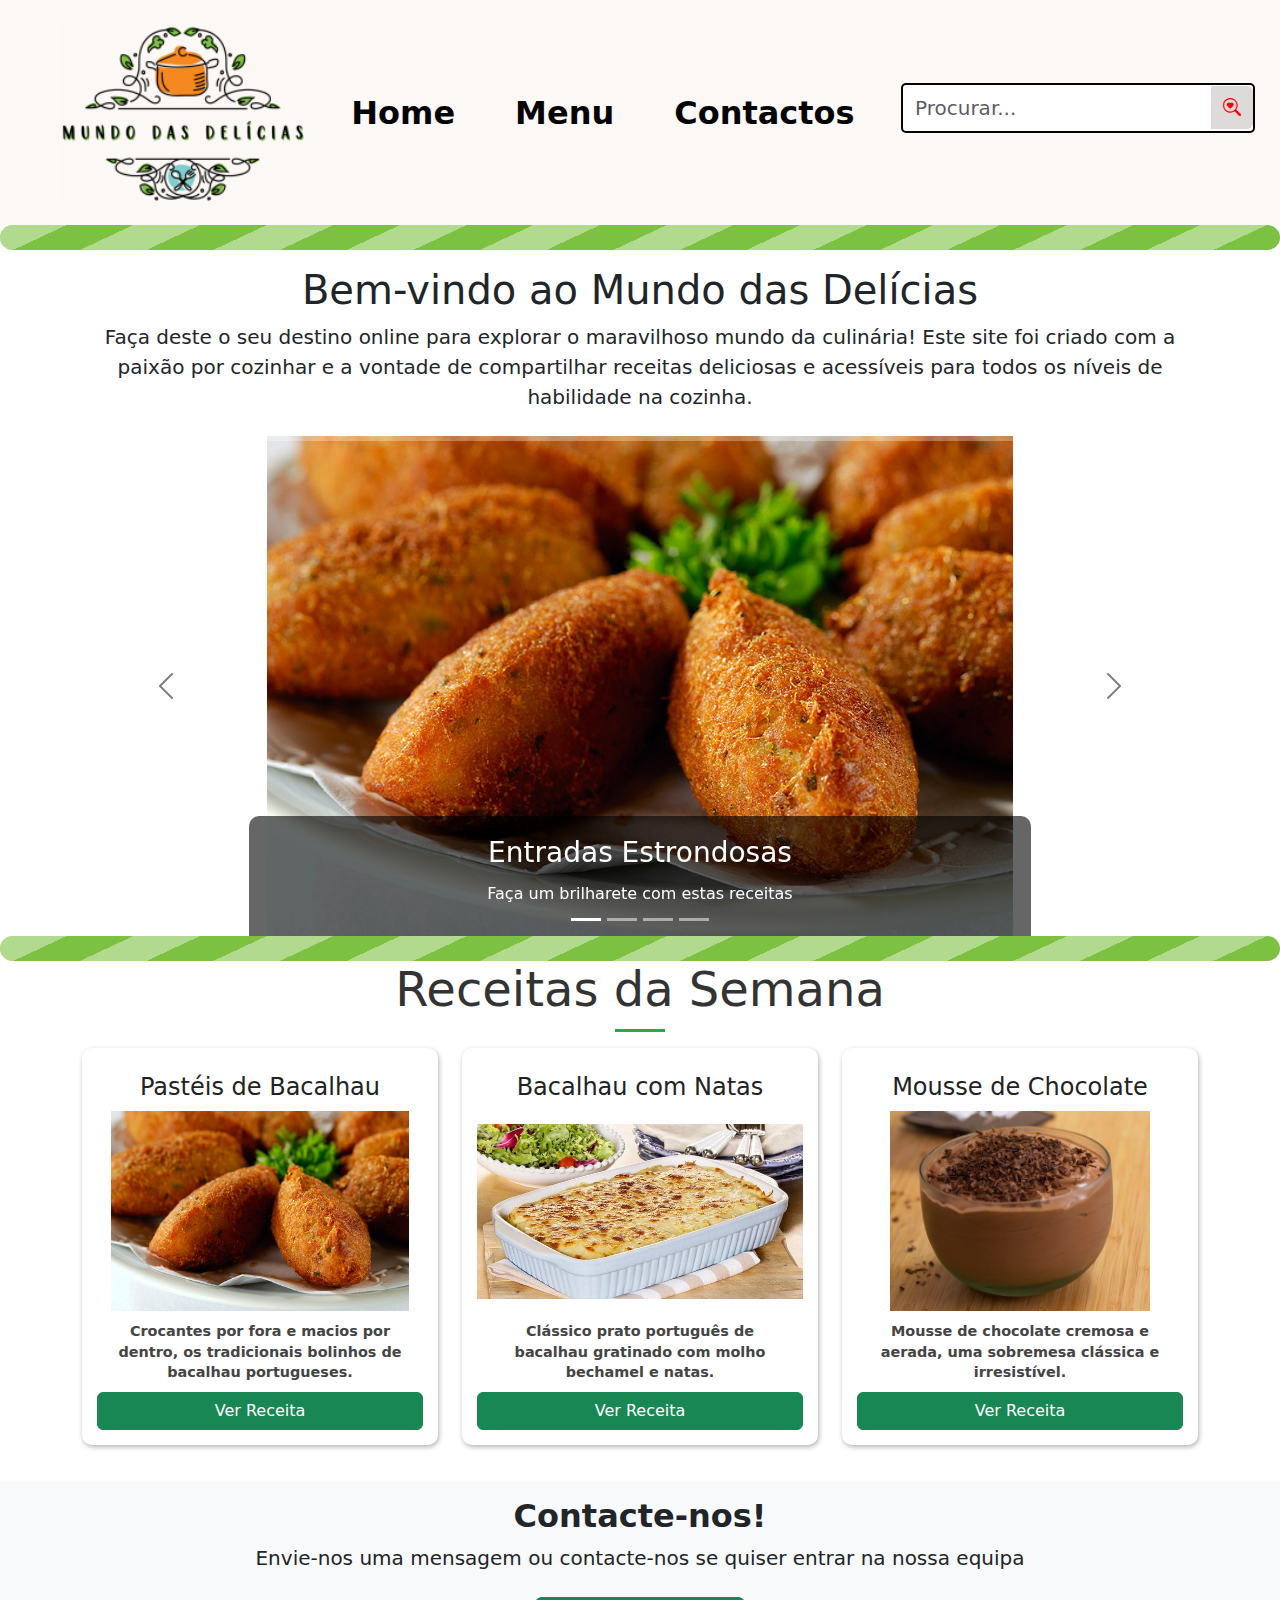
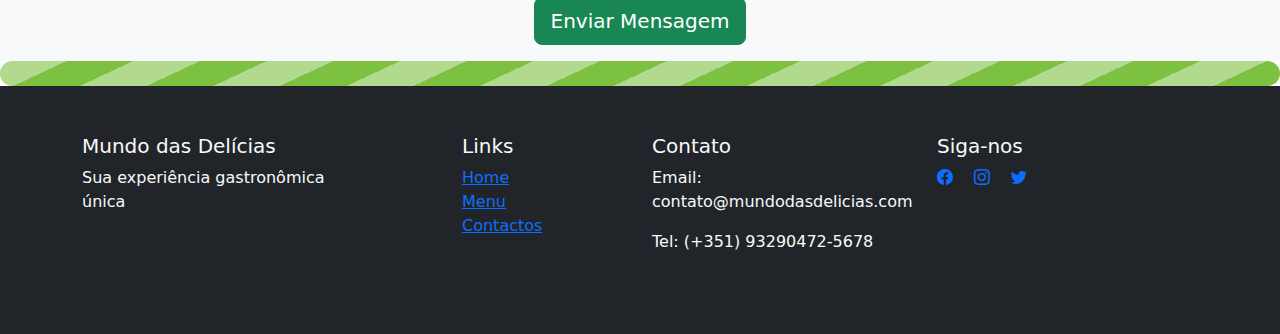
<file: index.html>
<!DOCTYPE html>
<html lang="en">
<head>
  <meta charset="UTF-8">
  <meta name="viewport" content="width=device-width, initial-scale=1.0">
  <title>Mundo_das_Delícias</title>
  <link rel="icon" type="image/png" sizes="32x32" href="Images/hamburguer_icon2.png">
  <link rel="stylesheet" href="CSS/style.css">
  <link href="https://cdn.jsdelivr.net/npm/bootstrap@5.3.3/dist/css/bootstrap.min.css" rel="stylesheet" integrity="sha384-QWTKZyjpPEjISv5WaRU9OFeRpok6YctnYmDr5pNlyT2bRjXh0JMhjY6hW+ALEwIH" crossorigin="anonymous">
  <link href="https://cdn.jsdelivr.net/npm/bootstrap-icons/font/bootstrap-icons.css" rel="stylesheet">
  <script src="https://cdn.jsdelivr.net/npm/bootstrap@5.3.3/dist/js/bootstrap.bundle.min.js" integrity="sha384-YvpcrYf0tY3lHB60NNkmXc5s9fDVZLESaAA55NDzOxhy9GkcIdslK1eN7N6jIeHz" crossorigin="anonymous"></script>
  <script src="JavaScript.js/index.js" defer></script>
</head>


  <body>
   <header class="header">
     <img class="logo" src="Images/Logo.png" alt="Logo"></img>
      <nav class="navbar">
        <ul>
          <li><a href="../MundoDasDelicias">Home</a> </li>
          <li class="dropdown">
            <a href="../MundoDasDelicias/Pages/Menu.html" class="dropbtn"> Menu </a>
            <div class="dropdown-content">
              <a href="../MundoDasDelicias/Pages/Entradas.html">Entradas</a>
              <a href="../MundoDasDelicias/Pages/Sopas.html">Sopas</a>
              <a href="../MundoDasDelicias/Pages/Pratos_Principais.html">Pratos Principais</a>
              <a href="../MundoDasDelicias/Pages/Sobremesas.html">Sobremesas</a>
            </div>
         </li>  
          <li> <a href="../MundoDasDelicias/Pages/Contactos.html">Contactos</a> </li>
        </ul>
      </nav>
      <div class="search-bar">
        <form role="search" onsubmit="searchRecipe(event)">
          <div class="input-group">
            <input type="search" id="searchInput" class="form-control" placeholder="Procurar..." aria-label="Search">
            <button class="btn btn-outline-secondary" type="submit">
              <div class="bi bi-search-heart" style="color: red;"></div>
            </button>
          </div>
        </form>
      </div> 
</header>

<nav class="burguerNav">
  <img class="logo" src="Images/Logo.png" alt="Logo"></img>
  <span class="menu-icon" onclick="toggleMenu()">&#9776;</span>
  <ul class="nav-links">
      <li><a href="../MundoDasDelicias">Home</a></li>
      <li><a href="../MundoDasDelicias/Pages/Menu.html">Menu</a></li>
      <li><a href="../MundoDasDelicias/Pages/Contactos.html">Contactos</a></li>
      <li> <div class="search-bar">
        <form role="search" onsubmit="searchRecipe(event)">
          <div class="input-group">
            <input type="search" id="searchInput" class="form-control" placeholder="Procurar..." aria-label="Search">
            <button class="btn btn-outline-secondary" type="submit">
              <div class="bi bi-search-heart" style="color: red;"></div>
            </button>
          </div>
        </form>
      </div> 
      </li>
</nav>

<nav class="sticky-navbar">
     <img class="logo" src="Images/Logo.png" alt="Logo"></img>
      <nav class="navbar">
        <ul>
          <li><a href="../MundoDasDelicias">Home</a> </li>
          <li class="dropdown">
            <a href="../MundoDasDelicias/Pages/Menu.html" class="dropbtn"> Menu </a>
            <div class="dropdown-content">
              <a href="../MundoDasDelicias/Pages/Entradas.html">Entradas</a>
              <a href="../MundoDasDelicias/Pages/Sopas.html">Sopas</a>
              <a href="../MundoDasDelicias/Pages/Pratos_Principais.html">Pratos Principais</a>
              <a href="../MundoDasDelicias/Pages/Sobremesas.html">Sobremesas</a>
            </div>
         </li>  
          <li> <a href="../MundoDasDelicias/Pages/Contactos.html">Contactos</a> </li>
        </ul>
      </nav>
      <div class="search-bar">
        <form role="search" onsubmit="searchRecipe(event)">
          <div class="input-group">
            <input type="search" id="searchInput" class="form-control" placeholder="Procurar..." aria-label="Search">
            <button class="btn btn-outline-secondary" type="submit">
              <div class="bi bi-search-heart" style="color: red;"></div>
            </button>
          </div>
        </form>
      </div> 
</nav>
    

<nav class="sticky-burguerNav">
  <img class="logo" src="Images/Logo.png" alt="Logo"></img>
  <span class="menu-icon" onclick="toggleMenuBurguer()">&#9776;</span>
  <ul class="nav-linksBurguer">
      <li><a href="../MundoDasDelicias">Home</a></li>
      <li><a href="../MundoDasDelicias/Pages/Menu.html">Menu</a></li>
      <li><a href="../MundoDasDelicias/Pages/Contactos.html">Contactos</a></li>
      <li> <div class="search-bar">
        <form role="search" onsubmit="searchRecipe(event)">
          <div class="input-group">
            <input type="search" id="searchInput" class="form-control" placeholder="Procurar..." aria-label="Search">
            <button class="btn btn-outline-secondary" type="submit">
              <div class="bi bi-search-heart" style="color: red;"></div>
            </button>
          </div>
        </form>
      </div> 
      </li>
  </ul>
</nav>

    
<div class="small-straw-container">
    <div class="small-straw">
        <div class="small-straw-fill"></div>
    </div>
</div>

<div class="straw-container">
    <div class="straw">
        <div class="straw-fill"></div>
    </div>
</div>
    

<main>
    <div class="container mt-3"> 
        <section id="welcome" class="text-center mb-4"> 
            <h1>Bem-vindo ao Mundo das Delícias</h1>
            <p class="lead" style="font-weight: 400;"> Faça deste o seu destino online para explorar o 
              maravilhoso mundo da culinária! Este site foi criado com a paixão por cozinhar e a vontade de compartilhar 
              receitas deliciosas e acessíveis para todos os níveis de habilidade na cozinha. </p>
        </section>

        
        <section id="carousel" class="mb-0">
          <div id="foodCarousel" class="carousel slide" data-bs-ride="carousel" data-bs-interval="4000">
            <div class="carousel-progress">
              <div class="carousel-progress-bar"></div>
          </div>
              <div class="carousel-indicators" style="margin-bottom: 5px;">
                  <button type="button" data-bs-target="#foodCarousel" data-bs-slide-to="0" class="active"></button>
                  <button type="button" data-bs-target="#foodCarousel" data-bs-slide-to="1"></button>
                  <button type="button" data-bs-target="#foodCarousel" data-bs-slide-to="2"></button>
                  <button type="button" data-bs-target="#foodCarousel" data-bs-slide-to="3"></button>
              </div>

              <div class="carousel-inner">
                  <div class="carousel-item active">
                      <img src="Images/Pasteis_de_Bacalhau.jpg" class="d-block w-100" alt="Food 1">
                      <div class="carousel-caption">
                          <h3>Entradas Estrondosas</h3>
                          <p>Faça um brilharete com estas receitas</p>
                      </div>
                  </div>
                  <div class="carousel-item">
                      <img src="Images/Caldo_Verde.jpg" class="d-block w-100" alt="Food 2">
                      <div class="carousel-caption">
                          <h3>Sopas Maravilhosas</h3>
                          <p>Impressione com estas receitas</p>
                      </div>
                  </div>
                  <div class="carousel-item">
                      <img src="Images/Bacalhau_com_Natas.jpeg" class="d-block w-100" alt="Food 3">
                      <div class="carousel-caption">
                        <h3>Pratos Magníficos</h3>
                        <p>Brilhe com estas receitas</p>
                      </div>
                  </div>
                  <div class="carousel-item">
                    <img src="Images/Mousse_Chocolate.png" class="d-block w-100" alt="Food 3">
                    <div class="carousel-caption">
                        <h3>Sobremesas Deslumbrantes</h3>
                        <p>Cause um impacto com estas receitas</p>
                    </div>
                </div>
              </div>

              <button class="carousel-control-prev" type="button" data-bs-target="#foodCarousel" data-bs-slide="prev">
                  <span class="carousel-control-prev-icon"></span>
              </button>
              <button class="carousel-control-next" type="button" data-bs-target="#foodCarousel" data-bs-slide="next">
                  <span class="carousel-control-next-icon"></span>
              </button>
          </div>
      </section>

      
    </div>

<div>

  <div class="straw-container">
    <div class="straw">
        <div class="straw-fill"></div>
    </div>
  </div>

</div>
<section id="receitas-semana" class="mb-3">
    <div class="container">
        <h2 class="text-center mb-3">Receitas da Semana</h2>
        <div class="row">
            <!-- Receita 1 -->
            <div class="col-md-4">
                <div class="recipe-card">
                  <div class="recipe-info">
                  <h3>Pastéis de Bacalhau</h3>
                    <img src="Images/Pasteis_de_Bacalhau.jpg" alt="Receita 1" class="recipe-img">
                    
                        <p class="recipe-description">Crocantes por fora e macios por dentro, os tradicionais bolinhos de bacalhau portugueses.</p>
                        <a href="..\Pages/Entradas.html#Bolinhos de Bacalhau" class="btn btn-success">Ver Receita</a>
                    </div>
                </div>
            </div>
            
            <!-- Receita 2 -->
            <div class="col-md-4">
                <div class="recipe-card">
                  <div class="recipe-info">
                    <h3>Bacalhau com Natas</h3>
                    <img src="Images/Bacalhau_com_Natas.jpeg" alt="Receita 2" class="recipe-img">
                        <p class="recipe-description">Clássico prato português de bacalhau gratinado com molho bechamel e natas.</p>
                        <a href="..\Pages/Pratos_Principais.html#Bacalhau com Natas" class="btn btn-success">Ver Receita</a>
                    </div>
                </div>
            </div>
            
            <!-- Receita 3 -->
            <div class="col-md-4">
                <div class="recipe-card">
                  <div class="recipe-info">
                    <h3>Mousse de Chocolate</h3>
                    <img src="Images/Mousse_Chocolate.png" alt="Receita 3" class="recipe-img">
                        <p class="recipe-description">Mousse de chocolate cremosa e aerada, uma sobremesa clássica e irresistível.</p>
                        <a href="..\Pages/Sobremesas.html#Mousse de Chocolate" class="btn btn-success">Ver Receita</a>
                    </div>
                </div>
            </div>
        </div>
    </div>
</section>

<section class="cta-section py-3 bg-light">
  <div class="container text-center">
    <h2 class="mb-2 fw-bold">Contacte-nos!</h2>
    <p class="lead mb-4 fw-normal">Envie-nos uma mensagem ou contacte-nos se quiser entrar na nossa equipa</p>
    <div class="d-flex justify-content-center gap-3">
      <a href="..\Pages/Contactos.html" class="btn btn-success btn-lg">Enviar Mensagem</a>
    </div>
  </div>
</section>
</main>

<div class="straw-container">
    <div class="straw">
        <div class="straw-fill"></div>
    </div>
</div>

<footer class="bg-dark text-light py-5">
  <div class="container">
      <div class="row justify-content-between">
          <div class="col-md-3 col-6 mb-3">
              <h5>Mundo das Delícias</h5>
              <p>Sua experiência gastronômica única</p>
          </div>
          
          <div class="col-md-2 col-6 offset-md-1 mb-3">
              <h5>Links</h5>
              <div class="d-flex flex-column">
                  <a href="../">Home</a>
                  <a href="../MundoDasDelicias/Pages/Menu.html"> Menu </a>
                  <a href="../MundoDasDelicias/Pages/Contactos.html">Contactos</a>
              </div>
          </div>

          <div class="col-md-3 col-6 mb-3">
              <h5>Contato</h5>
              <p>Email: contato@mundodasdelicias.com</p>
              <p>Tel: (+351) 93290472-5678</p>
          </div>
        
            <div class="col-md-3 col-6 mb-3">
              <h5>Siga-nos</h5>
              <div class="social-links">
                  <a href="https://www.facebook.com/" class="me-3" target="_blank" rel="noopener noreferrer"><i class="bi bi-facebook"></i></a>
                  <a href="https://www.instagram.com/" class="me-3" target="_blank" rel="noopener noreferrer"><i class="bi bi-instagram"></i></a>
                  <a href="https://www.twitter.com/" class="me-3" target="_blank" rel="noopener noreferrer"><i class="bi bi-twitter"></i></a>
              </div>
          </div>
      </div>
  </div>
</footer>



</body>
</html>
</file>
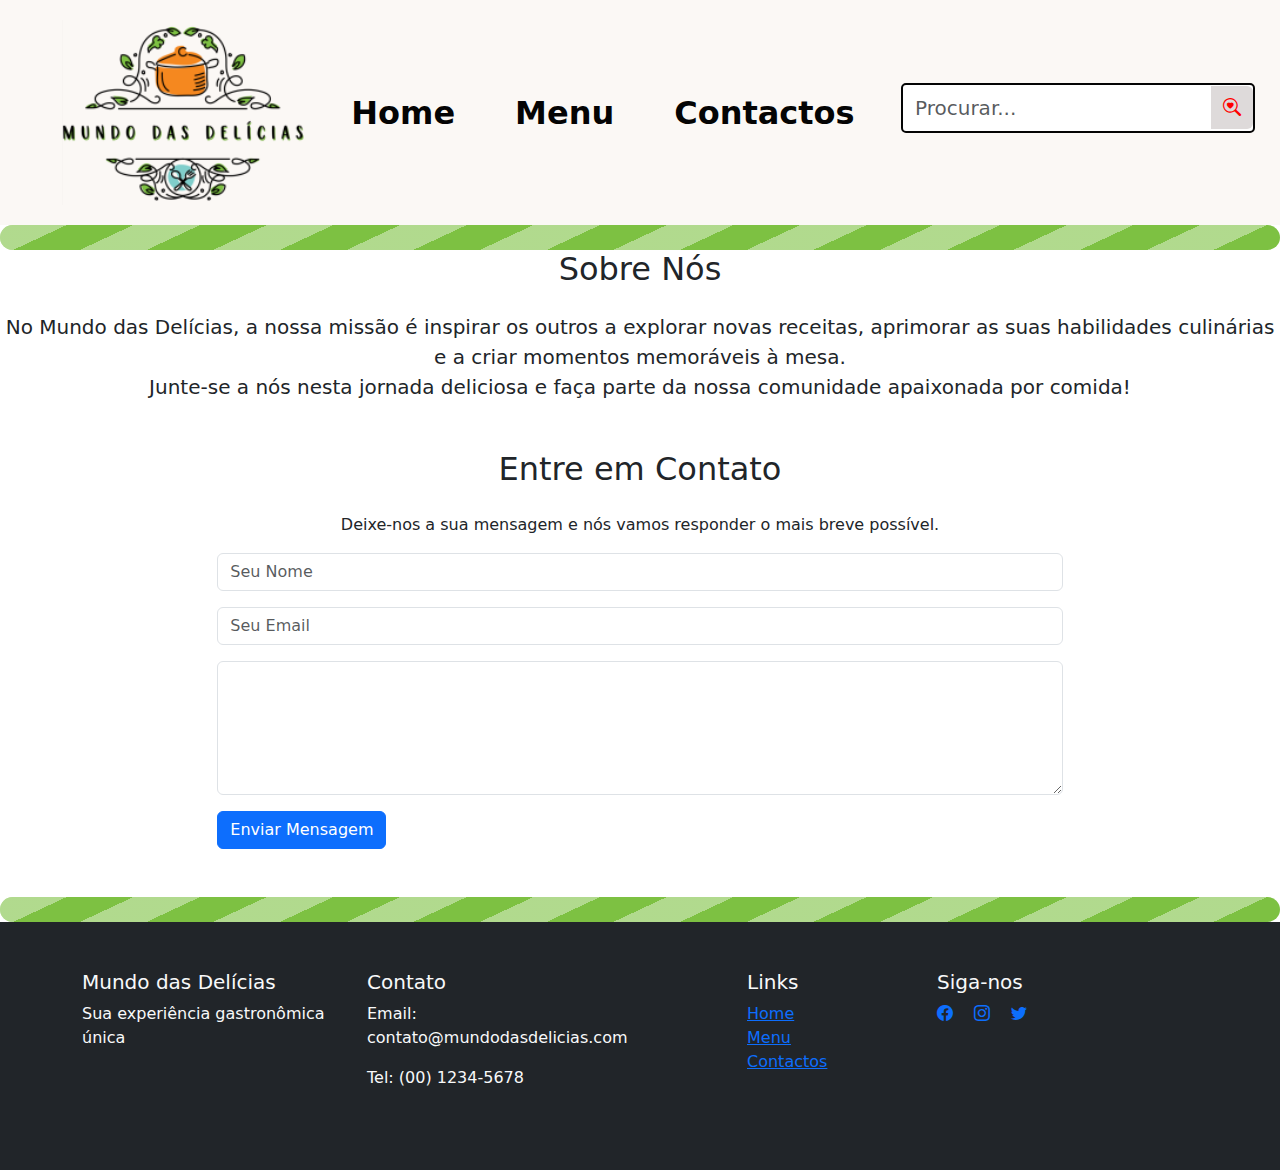
<file: Pages/Contactos.html>
<!DOCTYPE html>
<html lang="en">
<head>
  <meta charset="UTF-8">
  <meta name="viewport" content="width=device-width, initial-scale=1.0">
  <title>Mundo_das_Delícias</title>
  <link rel="icon" type="image/png" sizes="32x32" href="Images/hamburguer_icon2.png">
  <link rel="stylesheet" href="../CSS/style.css">
  <link href="https://cdn.jsdelivr.net/npm/bootstrap@5.3.3/dist/css/bootstrap.min.css" rel="stylesheet" integrity="sha384-QWTKZyjpPEjISv5WaRU9OFeRpok6YctnYmDr5pNlyT2bRjXh0JMhjY6hW+ALEwIH" crossorigin="anonymous">
  <link href="https://cdn.jsdelivr.net/npm/bootstrap-icons/font/bootstrap-icons.css" rel="stylesheet">
  <script src="https://cdn.jsdelivr.net/npm/bootstrap@5.3.3/dist/js/bootstrap.bundle.min.js" integrity="sha384-YvpcrYf0tY3lHB60NNkmXc5s9fDVZLESaAA55NDzOxhy9GkcIdslK1eN7N6jIeHz" crossorigin="anonymous"></script>
  <script src="../JavaScript.js/index.js" defer></script>
</head>


<body>
  <header class="header">
    <img class="logo" src="../Images/Logo.png" alt="Logo"></img>
     <nav class="navbar">
       <ul>
         <li><a href="../">Home</a> </li>
         <li class="dropdown">
           <a href="../Pages/Menu.html" class="dropbtn"> Menu </a>
           <div class="dropdown-content">
             <a href="../Pages/Entradas.html">Entradas</a>
             <a href="../Pages/Sopas.html">Sopas</a>
             <a href="../Pages/Pratos_Principais.html">Pratos Principais</a>
             <a href="../Pages/Sobremesas.html">Sobremesas</a>
           </div>
        </li>  
         <li> <a href="../Pages/Contactos.html">Contactos</a> </li>
       </ul>
     </nav>
     <div class="search-bar">
       <form role="search" onsubmit="searchRecipe(event)">
         <div class="input-group">
           <input type="search" id="searchInput" class="form-control" placeholder="Procurar..." aria-label="Search">
           <button class="btn btn-outline-secondary" type="submit">
             <div class="bi bi-search-heart" style="color: red;"></div>
           </button>
         </div>
       </form>
     </div> 
</header>

<nav class="burguerNav">
  <img class="logo" src="../Images/Logo.png" alt="Logo"></img>
  <span class="menu-icon" onclick="toggleMenu()">&#9776;</span>
  <ul class="nav-links">
      <li><a href="../">Home</a></li>
      <li><a href="../Pages/Menu.html">Menu</a></li>
      <li><a href="../Pages/Contactos.html">Contactos</a></li>
      <li> <div class="search-bar">
        <form role="search" onsubmit="searchRecipe(event)">
          <div class="input-group">
            <input type="search" id="searchInput" class="form-control" placeholder="Procurar..." aria-label="Search">
            <button class="btn btn-outline-secondary" type="submit">
              <div class="bi bi-search-heart" style="color: red;"></div>
            </button>
          </div>
        </form>
      </div> 
      </li>
</nav>

<nav class="sticky-navbar">
     <img class="logo" src="../Images/Logo.png" alt="Logo"></img>
      <nav class="navbar">
        <ul>
          <li><a href="../">Home</a> </li>
          <li class="dropdown">
            <a href="../Pages/Menu.html" class="dropbtn"> Menu </a>
            <div class="dropdown-content">
              <a href="../Pages/Entradas.html">Entradas</a>
              <a href="../Pages/Sopas.html">Sopas</a>
              <a href="../Pages/Pratos_Principais.html">Pratos Principais</a>
              <a href="../Pages/Sobremesas.html">Sobremesas</a>
            </div>
         </li>  
          <li> <a href="../Pages/Contactos.html">Contactos</a> </li>
        </ul>
      </nav>
      <div class="search-bar">
        <form role="search" onsubmit="searchRecipe(event)">
          <div class="input-group">
            <input type="search" id="searchInput" class="form-control" placeholder="Procurar..." aria-label="Search">
            <button class="btn btn-outline-secondary" type="submit">
              <div class="bi bi-search-heart" style="color: red;"></div>
            </button>
          </div>
        </form>
      </div> 
</nav>
    

<nav class="sticky-burguerNav">
  <img class="logo" src="../Images/Logo.png" alt="Logo"></img>
  <span class="menu-icon" onclick="toggleMenuBurguer()">&#9776;</span>
  <ul class="nav-linksBurguer">
      <li><a href="../">Home</a></li>
      <li><a href="../Pages/Menu.html">Menu</a></li>
      <li><a href="../Pages/Contactos.html">Contactos</a></li>
      <li> <div class="search-bar">
        <form role="search" onsubmit="searchRecipe(event)">
          <div class="input-group">
            <input type="search" id="searchInput" class="form-control" placeholder="Procurar..." aria-label="Search">
            <button class="btn btn-outline-secondary" type="submit">
              <div class="bi bi-search-heart" style="color: red;"></div>
            </button>
          </div>
        </form>
      </div> 
      </li>
  </ul>
</nav>

    
<div class="small-straw-container">
    <div class="small-straw">
        <div class="small-straw-fill"></div>
    </div>
</div>

<div class="straw-container">
    <div class="straw">
        <div class="straw-fill"></div>
    </div>
</div>

  
    <section id="about-us" class="mb-5">
        <h2 class="text-center mb-4">Sobre Nós</h2>
            <p class="lead" style="text-align: center;"> No Mundo das Delícias, a nossa missão é inspirar os outros a explorar novas receitas, aprimorar as suas habilidades culinárias e a criar momentos memoráveis à mesa. 
             <br/>Junte-se a nós nesta jornada deliciosa e faça parte da nossa comunidade apaixonada por comida! </p>
    </section>

    <section id="contact-form" class="mb-5">
        <h2 class="text-center mb-4">Entre em Contato</h2>
        <p style="text-align: center;"> Deixe-nos a sua mensagem e nós vamos responder o mais breve possível. </p>
        <div class="row justify-content-center">
            <div class="col-md-8">
                <form id="contact-form" method="POST">
                    <div class="mb-3">
                        <input type="text" class="form-control" id="name" name="name" placeholder="Seu Nome" required>
                    </div>
                    <div class="mb-3">
                        <input type="email" class="form-control" id="email" name="email" placeholder="Seu Email" required>
                    </div>
                    <div class="mb-3">
                        <textarea class="form-control" rows="5" id="message" name="message" placeholder="Sua Mensagem" required >
                      </textarea>
                    </div>
                    <button type="submit" class="btn btn-primary">Enviar Mensagem</button>
                </form>
            </div>
        </div>
    </section>

    <div class="straw-container">
      <div class="straw">
        <div class="straw-fill"></div>
      </div>
    </div>

    <footer class="bg-dark text-light py-5">
      <div class="container">
          <div class="row justify-content-between">
              <div class="col-md-3 col-6 mb-3">
                  <h5>Mundo das Delícias</h5>
                  <p>Sua experiência gastronômica única</p>
              </div>
              <div class="col-md-3 col-6 mb-3">
                  <h5>Contato</h5>
                  <p>Email: contato@mundodasdelicias.com</p>
                  <p>Tel: (00) 1234-5678</p>
              </div>
              <div class="col-md-2 col-6 offset-md-1 mb-3">
                  <h5>Links</h5>
                  <div class="d-flex flex-column">
                      <a href="../index.html">Home</a>
                      <a href="../Pages/Menu.html"> Menu </a>
                      <a href="../Pages/Contactos.html">Contactos</a>
                  </div>
              </div>
                <div class="col-md-3 col-6 mb-3">
                  <h5>Siga-nos</h5>
                  <div class="social-links">
                      <a href="https://www.facebook.com/" class="me-3" target="_blank" rel="noopener noreferrer"><i class="bi bi-facebook"></i></a>
                      <a href="https://www.instagram.com/" class="me-3" target="_blank" rel="noopener noreferrer"><i class="bi bi-instagram"></i></a>
                      <a href="https://www.twitter.com/" class="me-3" target="_blank" rel="noopener noreferrer"><i class="bi bi-twitter"></i></a>
                  </div>
              </div>
          </div>
      </div>
    </footer>

</body>
</html>
</file>
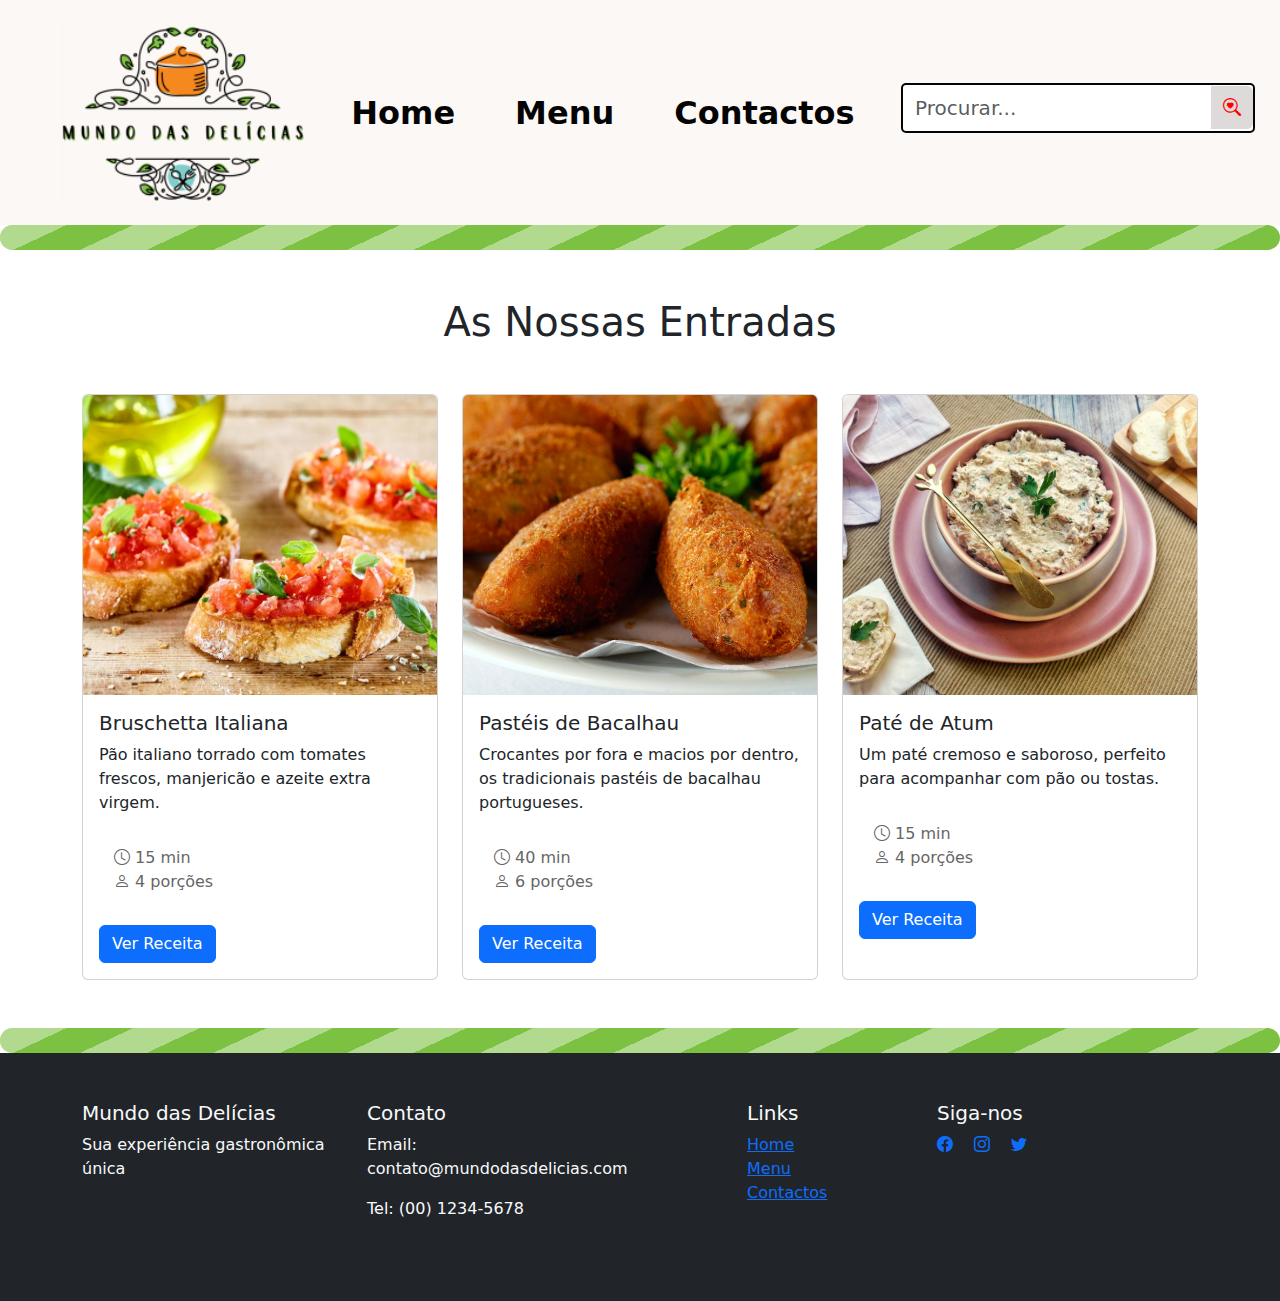
<file: Pages/Entradas.html>
<!DOCTYPE html>
<html lang="en">
<head>
  <meta charset="UTF-8">
  <meta name="viewport" content="width=device-width, initial-scale=1.0">
  <title>Mundo_das_Delícias</title>
  <link rel="icon" type="image/png" sizes="32x32" href="Images/hamburguer_icon2.png">
  <link rel="stylesheet" href="../CSS/style.css">
  <link href="https://cdn.jsdelivr.net/npm/bootstrap@5.3.3/dist/css/bootstrap.min.css" rel="stylesheet" integrity="sha384-QWTKZyjpPEjISv5WaRU9OFeRpok6YctnYmDr5pNlyT2bRjXh0JMhjY6hW+ALEwIH" crossorigin="anonymous">
  <link href="https://cdn.jsdelivr.net/npm/bootstrap-icons/font/bootstrap-icons.css" rel="stylesheet">
  <script src="https://cdn.jsdelivr.net/npm/bootstrap@5.3.3/dist/js/bootstrap.bundle.min.js" integrity="sha384-YvpcrYf0tY3lHB60NNkmXc5s9fDVZLESaAA55NDzOxhy9GkcIdslK1eN7N6jIeHz" crossorigin="anonymous"></script>
  <script src="../JavaScript.js/index.js" defer></script>
</head>


<body>
  <header class="header">
    <img class="logo" src="../Images/Logo.png" alt="Logo"></img>
     <nav class="navbar">
       <ul>
         <li><a href="../">Home</a> </li>
         <li class="dropdown">
           <a href="../Pages/Menu.html" class="dropbtn"> Menu </a>
           <div class="dropdown-content">
             <a href="../Pages/Entradas.html">Entradas</a>
             <a href="../Pages/Sopas.html">Sopas</a>
             <a href="../Pages/Pratos_Principais.html">Pratos Principais</a>
             <a href="../Pages/Sobremesas.html">Sobremesas</a>
           </div>
        </li>  
         <li> <a href="../Pages/Contactos.html">Contactos</a> </li>
       </ul>
     </nav>
     <div class="search-bar">
       <form role="search" onsubmit="searchRecipe(event)">
         <div class="input-group">
           <input type="search" id="searchInput" class="form-control" placeholder="Procurar..." aria-label="Search">
           <button class="btn btn-outline-secondary" type="submit">
             <div class="bi bi-search-heart" style="color: red;"></div>
           </button>
         </div>
       </form>
     </div> 
</header>

<nav class="burguerNav">
  <img class="logo" src="../Images/Logo.png" alt="Logo"></img>
  <span class="menu-icon" onclick="toggleMenu()">&#9776;</span>
  <ul class="nav-links">
      <li><a href="../">Home</a></li>
      <li><a href="../Pages/Menu.html">Menu</a></li>
      <li><a href="../Pages/Contactos.html">Contactos</a></li>
      <li> <div class="search-bar">
        <form role="search" onsubmit="searchRecipe(event)">
          <div class="input-group">
            <input type="search" id="searchInput" class="form-control" placeholder="Procurar..." aria-label="Search">
            <button class="btn btn-outline-secondary" type="submit">
              <div class="bi bi-search-heart" style="color: red;"></div>
            </button>
          </div>
        </form>
      </div> 
      </li>
</nav>

<nav class="sticky-navbar">
     <img class="logo" src="../Images/Logo.png" alt="Logo"></img>
      <nav class="navbar">
        <ul>
          <li><a href="../">Home</a> </li>
          <li class="dropdown">
            <a href="../Pages/Menu.html" class="dropbtn"> Menu </a>
            <div class="dropdown-content">
              <a href="../Pages/Entradas.html">Entradas</a>
              <a href="../Pages/Sopas.html">Sopas</a>
              <a href="../Pages/Pratos_Principais.html">Pratos Principais</a>
              <a href="../Pages/Sobremesas.html">Sobremesas</a>
            </div>
         </li>  
          <li> <a href="../Pages/Contactos.html">Contactos</a> </li>
        </ul>
      </nav>
      <div class="search-bar">
        <form role="search" onsubmit="searchRecipe(event)">
          <div class="input-group">
            <input type="search" id="searchInput" class="form-control" placeholder="Procurar..." aria-label="Search">
            <button class="btn btn-outline-secondary" type="submit">
              <div class="bi bi-search-heart" style="color: red;"></div>
            </button>
          </div>
        </form>
      </div> 
</nav>
    

<nav class="sticky-burguerNav">
  <img class="logo" src="../Images/Logo.png" alt="Logo"></img>
  <span class="menu-icon" onclick="toggleMenuBurguer()">&#9776;</span>
  <ul class="nav-linksBurguer">
      <li><a href="../">Home</a></li>
      <li><a href="../Pages/Menu.html">Menu</a></li>
      <li><a href="../Pages/Contactos.html">Contactos</a></li>
      <li> <div class="search-bar">
        <form role="search" onsubmit="searchRecipe(event)">
          <div class="input-group">
            <input type="search" id="searchInput" class="form-control" placeholder="Procurar..." aria-label="Search">
            <button class="btn btn-outline-secondary" type="submit">
              <div class="bi bi-search-heart" style="color: red;"></div>
            </button>
          </div>
        </form>
      </div> 
      </li>
  </ul>
</nav>

    
<div class="small-straw-container">
    <div class="small-straw">
        <div class="small-straw-fill"></div>
    </div>
</div>

<div class="straw-container">
    <div class="straw">
        <div class="straw-fill"></div>
    </div>
</div>
  

    <main class="container my-5">
        <h1 class="text-center mb-5">As Nossas Entradas</h1>
    
    <div class="row row-cols-1 row-cols-md-2 row-cols-lg-3 g-4">
            <!-- Cartão de Receita 1 -->
            <div class="col">
                <div class="card h-100" id="Bruschetta Italiana">
                    <img src="../Images/bruschetta.jpg" class="card-img-top" alt="Bruschetta">
                    <div class="card-body">
                        <h5 class="card-title">Bruschetta Italiana</h5>
                        <p class="card-text">Pão italiano torrado com tomates frescos, manjericão e azeite extra virgem.</p>
                        <div class="recipe-info">
                            <span><i class="bi bi-clock"></i> 15 min</span>
                            <span><i class="bi bi-person"></i> 4 porções</span>
                        </div>
                        <button class="btn btn-primary mt-3" data-bs-toggle="modal" data-bs-target="#receitaBruschetta">
                            Ver Receita
                        </button>
                    </div>
                </div>
            </div>

            <!-- Cartão de Receita 2 -->
            <div class="col">
                <div class="card h-100" id="Pastéis de Bacalhau">
                    <img src="../Images/Pasteis_de_Bacalhau.jpg" class="card-img-top" alt="Pastéis de Bacalhau">
                    <div class="card-body">
                        <h5 class="card-title">Pastéis de Bacalhau</h5>
                        <p class="card-text">Crocantes por fora e macios por dentro, os tradicionais pastéis de bacalhau portugueses.</p>
                        <div class="recipe-info">
                            <span><i class="bi bi-clock"></i> 40 min</span>
                            <span><i class="bi bi-person"></i> 6 porções</span>
                        </div>
                        <button class="btn btn-primary mt-3" data-bs-toggle="modal" data-bs-target="#receitaPastéis">
                            Ver Receita
                        </button>
                    </div>
                </div>
            </div>

            <!-- Cartão de Receita 3 -->
            <div class="col">
              <div class="card h-100" id="Pate de Atum">
                  <img src="../Images/Pate Atum.jpg" class="card-img-top" alt="Paté de Atum">
                  <div class="card-body">
                      <h5 class="card-title">Paté de Atum</h5>
                      <p class="card-text">Um paté cremoso e saboroso, perfeito para acompanhar com pão ou tostas.</p>
                      <div class="recipe-info">
                          <span><i class="bi bi-clock"></i> 15 min</span>
                          <span><i class="bi bi-person"></i> 4 porções</span>
                      </div>
                      <button class="btn btn-primary mt-3" data-bs-toggle="modal" data-bs-target="#receitaPateAtum">
                          Ver Receita
                      </button>
                  </div>
              </div>
            </div>

        </div>
    </main>

    <!-- Modal para Receita de Bruschetta -->
    <div class="modal fade" id="receitaBruschetta" tabindex="-1">
        <div class="modal-dialog modal-lg">
            <div class="modal-content">
                <div class="modal-header">
                    <h5 class="modal-title">Bruschetta Italiana</h5>
                    <button type="button" class="btn-close" data-bs-dismiss="modal"></button>
                </div>
                <div class="modal-body">
                    <h6>Ingredientes:</h6>
                    <ul>
                        <li>1 pão italiano</li>
                        <li>4 tomates maduros</li>
                        <li>2 dentes de alho</li>
                        <li>Folhas de manjericão fresco</li>
                        <li>Azeite extra virgem</li>
                        <li>Sal e pimenta a gosto</li>
                    </ul>
                    <h6>Modo de Preparo:</h6>
                    <ol>
                        <li>Corte o pão em fatias e torre levemente</li>
                        <li>Pique os tomates em cubos pequenos</li>
                        <li>Misture os tomates com manjericão, sal e pimenta</li>
                        <li>Esfregue alho nas fatias de pão</li>
                        <li>Coloque a mistura de tomates sobre o pão</li>
                        <li>Finalize com um fio de azeite</li>
                    </ol>
                </div>
            </div>
        </div>
    </div>

    <!-- Modal para Receita de pastéis de Bacalhau -->
<div class="modal fade" id="receitaPastéis" tabindex="-1">
    <div class="modal-dialog modal-lg">
        <div class="modal-content">
            <div class="modal-header">
                <h5 class="modal-title">Pastéis de Bacalhau</h5>
                <button type="button" class="btn-close" data-bs-dismiss="modal"></button>
            </div>
            <div class="modal-body">
                <h6>Ingredientes:</h6>
                <ul>
                    <li>500g de bacalhau dessalgado</li>
                    <li>500g de batatas</li>
                    <li>4 ovos</li>
                    <li>1 cebola média picada</li>
                    <li>3 dentes de alho picados</li>
                    <li>Salsa picada a gosto</li>
                    <li>Sal e pimenta a gosto</li>
                    <li>Óleo para fritar</li>
                </ul>

                <h6>Modo de Preparo:</h6>
                <ol>
                    <li>Cozinhe o bacalhau e desfie-o bem, removendo peles e espinhas</li>
                    <li>Cozinhe as batatas com casca, descasque e faça um purê</li>
                    <li>Misture o bacalhau desfiado com o purê de batatas</li>
                    <li>Adicione a cebola, o alho e a salsa picados</li>
                    <li>Acrescente os ovos um a um, mexendo bem</li>
                    <li>Tempere com sal e pimenta a gosto</li>
                    <li>Com duas colheres, modele os pastéis</li>
                    <li>Frite em óleo quente até dourarem</li>
                    <li>Escorra em papel absorvente</li>
                </ol>

                <h6>Dicas:</h6>
                <ul>
                    <li>A massa deve ficar firme o suficiente para modelar</li>
                    <li>O óleo deve estar bem quente para os pastéis ficarem crocantes</li>
                    <li>Sirva quente, acompanhado de limão</li>
                </ul>
            </div>
        </div>
    </div>
</div>

 <!-- Modal para Receita de Paté de Atum -->
 <div class="modal fade" id="receitaPateAtum" tabindex="-1">
  <div class="modal-dialog modal-lg">
      <div class="modal-content">
          <div class="modal-header">
              <h5 class="modal-title">Paté de Atum</h5>
              <button type="button" class="btn-close" data-bs-dismiss="modal"></button>
          </div>
          <div class="modal-body">
              <h6>Ingredientes:</h6>
              <ul>
                  <li>1 lata de atum em óleo (ou água)</li>
                  <li>100g de cream cheese</li>
                  <li>1 colher de sopa de maionese</li>
                  <li>Sumo de 1/2 limão</li>
                  <li>1 colher de sopa de cebola picada</li>
                  <li>Sal e pimenta a gosto</li>
                  <li>Salsa picada a gosto</li>
              </ul>

              <h6>Modo de Preparo:</h6>
              <ol>
                  <li>Escorra o atum e coloque em uma tigela.</li>
                  <li>Adicione o cream cheese, maionese, sumo de limão e cebola.</li>
                  <li>Misture bem até obter uma consistência cremosa.</li>
                  <li>Tempere com sal, pimenta e salsa a gosto.</li>
                  <li>Sirva com pão ou tostas.</li>
              </ol>

              <h6>Dicas:</h6>
              <ul>
                  <li>Você pode adicionar azeitonas picadas para um sabor extra.</li>
                  <li>Experimente servir com biscoitos salgados.</li>
              </ul>
          </div>
      </div>
  </div>
</div>

<div class="straw-container">
    <div class="straw">
        <div class="straw-fill"></div>
    </div>
</div>
   
<footer class="bg-dark text-light py-5">
    <div class="container">
        <div class="row justify-content-between">
            <div class="col-md-3 col-6 mb-3">
                <h5>Mundo das Delícias</h5>
                <p>Sua experiência gastronômica única</p>
            </div>
            <div class="col-md-3 col-6 mb-3">
                <h5>Contato</h5>
                <p>Email: contato@mundodasdelicias.com</p>
                <p>Tel: (00) 1234-5678</p>
            </div>
            <div class="col-md-2 col-6 offset-md-1 mb-3">
                <h5>Links</h5>
                <div class="d-flex flex-column">
                    <a href="../index.html">Home</a>
                    <a href="../Pages/Menu.html"> Menu </a>
                    <a href="../Pages/Contactos.html">Contactos</a>
                </div>
            </div>
              <div class="col-md-3 col-6 mb-3">
                <h5>Siga-nos</h5>
                <div class="social-links">
                    <a href="https://www.facebook.com/" class="me-3" target="_blank" rel="noopener noreferrer"><i class="bi bi-facebook"></i></a>
                    <a href="https://www.instagram.com/" class="me-3" target="_blank" rel="noopener noreferrer"><i class="bi bi-instagram"></i></a>
                    <a href="https://www.twitter.com/" class="me-3" target="_blank" rel="noopener noreferrer"><i class="bi bi-twitter"></i></a>
                </div>
            </div>
        </div>
    </div>
  </footer>

</body>
</html>
</file>
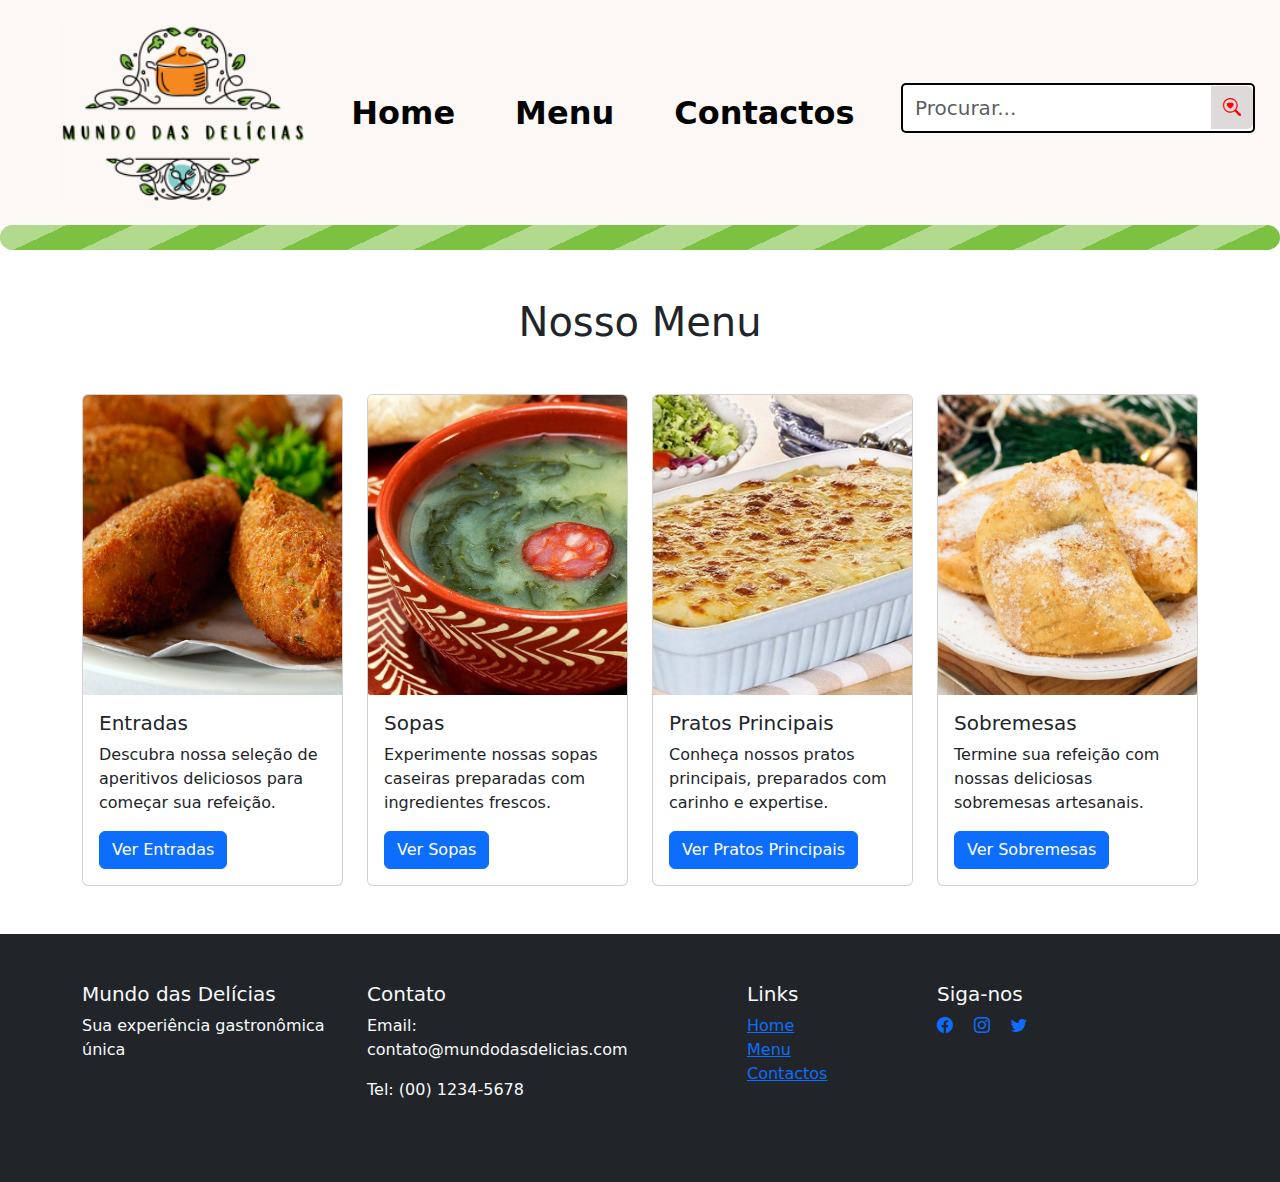
<file: Pages/Menu.html>
<!DOCTYPE html>
<html lang="en">
<head>
  <meta charset="UTF-8">
  <meta name="viewport" content="width=device-width, initial-scale=1.0">
  <title>Mundo_das_Delícias</title>
  <link rel="icon" type="image/png" sizes="32x32" href="Images/hamburguer_icon2.png">
  <link rel="stylesheet" href="../CSS/style.css">
  <link href="https://cdn.jsdelivr.net/npm/bootstrap@5.3.3/dist/css/bootstrap.min.css" rel="stylesheet" integrity="sha384-QWTKZyjpPEjISv5WaRU9OFeRpok6YctnYmDr5pNlyT2bRjXh0JMhjY6hW+ALEwIH" crossorigin="anonymous">
  <link href="https://cdn.jsdelivr.net/npm/bootstrap-icons/font/bootstrap-icons.css" rel="stylesheet">
  <script src="https://cdn.jsdelivr.net/npm/bootstrap@5.3.3/dist/js/bootstrap.bundle.min.js" integrity="sha384-YvpcrYf0tY3lHB60NNkmXc5s9fDVZLESaAA55NDzOxhy9GkcIdslK1eN7N6jIeHz" crossorigin="anonymous"></script>
  <script src="../JavaScript.js/index.js" defer></script>
</head>


<body>
  <header class="header">
    <img class="logo" src="../Images/Logo.png" alt="Logo"></img>
     <nav class="navbar">
       <ul>
         <li><a href="../">Home</a> </li>
         <li class="dropdown">
           <a href="../Pages/Menu.html" class="dropbtn"> Menu </a>
           <div class="dropdown-content">
             <a href="../Pages/Entradas.html">Entradas</a>
             <a href="../Pages/Sopas.html">Sopas</a>
             <a href="../Pages/Pratos_Principais.html">Pratos Principais</a>
             <a href="../Pages/Sobremesas.html">Sobremesas</a>
           </div>
        </li>  
         <li> <a href="../Pages/Contactos.html">Contactos</a> </li>
       </ul>
     </nav>
     <div class="search-bar">
       <form role="search" onsubmit="searchRecipe(event)">
         <div class="input-group">
           <input type="search" id="searchInput" class="form-control" placeholder="Procurar..." aria-label="Search">
           <button class="btn btn-outline-secondary" type="submit">
             <div class="bi bi-search-heart" style="color: red;"></div>
           </button>
         </div>
       </form>
     </div> 
</header>

<nav class="burguerNav">
  <img class="logo" src="../Images/Logo.png" alt="Logo"></img>
  <span class="menu-icon" onclick="toggleMenu()">&#9776;</span>
  <ul class="nav-links">
      <li><a href="../">Home</a></li>
      <li><a href="../Pages/Menu.html">Menu</a></li>
      <li><a href="../Pages/Contactos.html">Contactos</a></li>
      <li> <div class="search-bar">
        <form role="search" onsubmit="searchRecipe(event)">
          <div class="input-group">
            <input type="search" id="searchInput" class="form-control" placeholder="Procurar..." aria-label="Search">
            <button class="btn btn-outline-secondary" type="submit">
              <div class="bi bi-search-heart" style="color: red;"></div>
            </button>
          </div>
        </form>
      </div> 
      </li>
</nav>

<nav class="sticky-navbar">
     <img class="logo" src="../Images/Logo.png" alt="Logo"></img>
      <nav class="navbar">
        <ul>
          <li><a href="../">Home</a> </li>
          <li class="dropdown">
            <a href="../Pages/Menu.html" class="dropbtn"> Menu </a>
            <div class="dropdown-content">
              <a href="../Pages/Entradas.html">Entradas</a>
              <a href="../Pages/Sopas.html">Sopas</a>
              <a href="../Pages/Pratos_Principais.html">Pratos Principais</a>
              <a href="../Pages/Sobremesas.html">Sobremesas</a>
            </div>
         </li>  
          <li> <a href="../Pages/Contactos.html">Contactos</a> </li>
        </ul>
      </nav>
      <div class="search-bar">
        <form role="search" onsubmit="searchRecipe(event)">
          <div class="input-group">
            <input type="search" id="searchInput" class="form-control" placeholder="Procurar..." aria-label="Search">
            <button class="btn btn-outline-secondary" type="submit">
              <div class="bi bi-search-heart" style="color: red;"></div>
            </button>
          </div>
        </form>
      </div> 
</nav>
    

<nav class="sticky-burguerNav">
  <img class="logo" src="../Images/Logo.png" alt="Logo"></img>
  <span class="menu-icon" onclick="toggleMenuBurguer()">&#9776;</span>
  <ul class="nav-linksBurguer">
      <li><a href="../">Home</a></li>
      <li><a href="../Pages/Menu.html">Menu</a></li>
      <li><a href="../Pages/Contactos.html">Contactos</a></li>
      <li> <div class="search-bar">
        <form role="search" onsubmit="searchRecipe(event)">
          <div class="input-group">
            <input type="search" id="searchInput" class="form-control" placeholder="Procurar..." aria-label="Search">
            <button class="btn btn-outline-secondary" type="submit">
              <div class="bi bi-search-heart" style="color: red;"></div>
            </button>
          </div>
        </form>
      </div> 
      </li>
  </ul>
</nav>

    
<div class="small-straw-container">
    <div class="small-straw">
        <div class="small-straw-fill"></div>
    </div>
</div>

<div class="straw-container">
    <div class="straw">
        <div class="straw-fill"></div>
    </div>
</div>
  

    <main class="container my-5">
        <h1 class="text-center mb-5">Nosso Menu</h1>     
        <div class="row g-4">
            <!-- Entradas Card -->
            <div class="col-md-6 col-lg-3">
                <div class="card h-100">
                    <img src="../Images/Pasteis_de_Bacalhau.jpg" class="card-img-top" alt="Entradas">
                    <div class="card-body">
                        <h5 class="card-title">Entradas</h5>
                        <p class="card-text">Descubra nossa seleção de aperitivos deliciosos para começar sua refeição.</p>
                        <a href="Entradas.html" class="btn btn-primary">Ver Entradas</a>
                    </div>
                </div>
            </div>

            <!-- Sopas Card -->
            <div class="col-md-6 col-lg-3">
                <div class="card h-100">
                    <img src="../Images/Caldo_Verde.jpg" class="card-img-top" alt="Sopas">
                    <div class="card-body">
                        <h5 class="card-title">Sopas</h5>
                        <p class="card-text">Experimente nossas sopas caseiras preparadas com ingredientes frescos.</p>
                        <a href="Sopas.html" class="btn btn-primary">Ver Sopas</a>
                    </div>
                </div>
            </div>

            <!-- Pratos Principais Card -->
            <div class="col-md-6 col-lg-3">
                <div class="card h-100">
                    <img src="../Images/Bacalhau_com_Natas.jpeg" class="card-img-top" alt="Pratos Principais">
                    <div class="card-body">
                        <h5 class="card-title">Pratos Principais</h5>
                        <p class="card-text">Conheça nossos pratos principais, preparados com carinho e expertise.</p>
                        <a href="Pratos_Principais.html" class="btn btn-primary">Ver Pratos Principais</a>
                    </div>
                </div>
            </div>

            <!-- Sobremesas Card -->
            <div class="col-md-6 col-lg-3">
                <div class="card h-100">
                    <img src="../Images/Azevias_Batata_Doce.jpg" class="card-img-top" alt="Sobremesas">
                    <div class="card-body">
                        <h5 class="card-title">Sobremesas</h5>
                        <p class="card-text">Termine sua refeição com nossas deliciosas sobremesas artesanais.</p>
                        <a href="Sobremesas.html" class="btn btn-primary">Ver Sobremesas</a>
                    </div>
                </div>
            </div>
        </div>
    </main>

    <div class="break-bar"></div>

    <footer class="bg-dark text-light py-5">
      <div class="container">
          <div class="row justify-content-between">
              <div class="col-md-3 col-6 mb-3">
                  <h5>Mundo das Delícias</h5>
                  <p>Sua experiência gastronômica única</p>
              </div>
              <div class="col-md-3 col-6 mb-3">
                  <h5>Contato</h5>
                  <p>Email: contato@mundodasdelicias.com</p>
                  <p>Tel: (00) 1234-5678</p>
              </div>
              <div class="col-md-2 col-6 offset-md-1 mb-3">
                  <h5>Links</h5>
                  <div class="d-flex flex-column">
                      <a href="../index.html">Home</a>
                      <a href="../Pages/Menu.html"> Menu </a>
                      <a href="../Pages/Contactos.html">Contactos</a>
                  </div>
              </div>
                <div class="col-md-3 col-6 mb-3">
                  <h5>Siga-nos</h5>
                  <div class="social-links">
                      <a href="https://www.facebook.com/" class="me-3" target="_blank" rel="noopener noreferrer"><i class="bi bi-facebook"></i></a>
                      <a href="https://www.instagram.com/" class="me-3" target="_blank" rel="noopener noreferrer"><i class="bi bi-instagram"></i></a>
                      <a href="https://www.twitter.com/" class="me-3" target="_blank" rel="noopener noreferrer"><i class="bi bi-twitter"></i></a>
                  </div>
              </div>
          </div>
      </div>
    </footer>

</body>
</html>
</file>
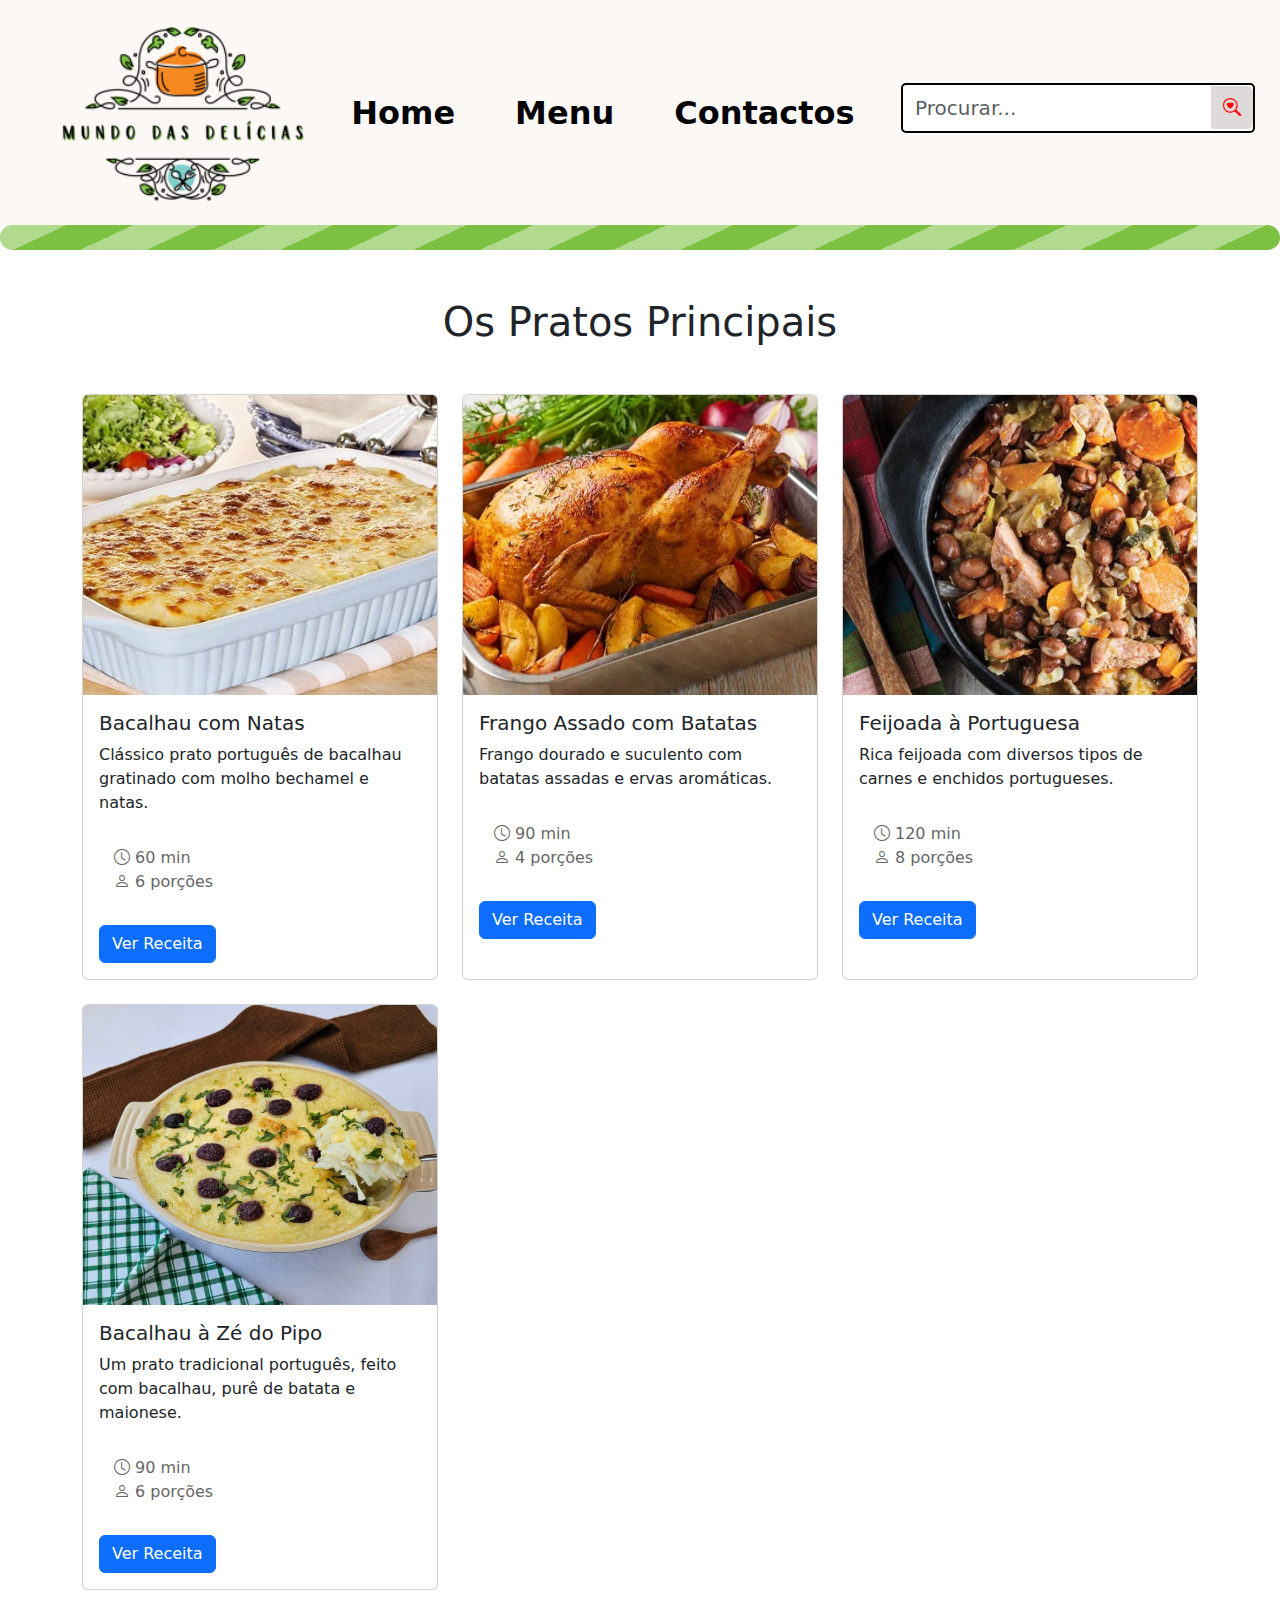
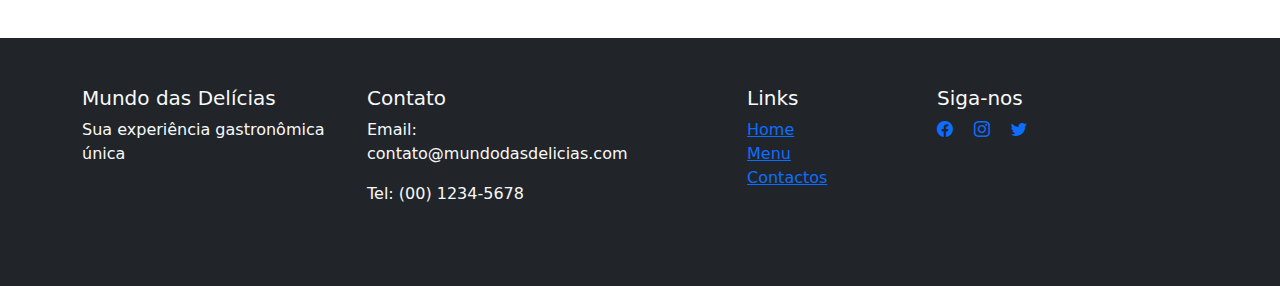
<file: Pages/Pratos_Principais.html>
<!DOCTYPE html>
<html lang="en">
<head>
  <meta charset="UTF-8">
  <meta name="viewport" content="width=device-width, initial-scale=1.0">
  <title>Mundo_das_Delícias</title>
  <link rel="icon" type="image/png" sizes="32x32" href="Images/hamburguer_icon2.png">
  <link rel="stylesheet" href="../CSS/style.css">
  <link href="https://cdn.jsdelivr.net/npm/bootstrap@5.3.3/dist/css/bootstrap.min.css" rel="stylesheet" integrity="sha384-QWTKZyjpPEjISv5WaRU9OFeRpok6YctnYmDr5pNlyT2bRjXh0JMhjY6hW+ALEwIH" crossorigin="anonymous">
  <link href="https://cdn.jsdelivr.net/npm/bootstrap-icons/font/bootstrap-icons.css" rel="stylesheet">
  <script src="https://cdn.jsdelivr.net/npm/bootstrap@5.3.3/dist/js/bootstrap.bundle.min.js" integrity="sha384-YvpcrYf0tY3lHB60NNkmXc5s9fDVZLESaAA55NDzOxhy9GkcIdslK1eN7N6jIeHz" crossorigin="anonymous"></script>
  <script src="../JavaScript.js/index.js" defer></script>
</head>


<body>
  <header class="header">
    <img class="logo" src="../Images/Logo.png" alt="Logo"></img>
     <nav class="navbar">
       <ul>
         <li><a href="../">Home</a> </li>
         <li class="dropdown">
           <a href="../Pages/Menu.html" class="dropbtn"> Menu </a>
           <div class="dropdown-content">
             <a href="../Pages/Entradas.html">Entradas</a>
             <a href="../Pages/Sopas.html">Sopas</a>
             <a href="../Pages/Pratos_Principais.html">Pratos Principais</a>
             <a href="../Pages/Sobremesas.html">Sobremesas</a>
           </div>
        </li>  
         <li> <a href="../Pages/Contactos.html">Contactos</a> </li>
       </ul>
     </nav>
     <div class="search-bar">
       <form role="search" onsubmit="searchRecipe(event)">
         <div class="input-group">
           <input type="search" id="searchInput" class="form-control" placeholder="Procurar..." aria-label="Search">
           <button class="btn btn-outline-secondary" type="submit">
             <div class="bi bi-search-heart" style="color: red;"></div>
           </button>
         </div>
       </form>
     </div> 
</header>

<nav class="burguerNav">
  <img class="logo" src="../Images/Logo.png" alt="Logo"></img>
  <span class="menu-icon" onclick="toggleMenu()">&#9776;</span>
  <ul class="nav-links">
      <li><a href="../">Home</a></li>
      <li><a href="../Pages/Menu.html">Menu</a></li>
      <li><a href="../Pages/Contactos.html">Contactos</a></li>
      <li> <div class="search-bar">
        <form role="search" onsubmit="searchRecipe(event)">
          <div class="input-group">
            <input type="search" id="searchInput" class="form-control" placeholder="Procurar..." aria-label="Search">
            <button class="btn btn-outline-secondary" type="submit">
              <div class="bi bi-search-heart" style="color: red;"></div>
            </button>
          </div>
        </form>
      </div> 
      </li>
</nav>

<nav class="sticky-navbar">
     <img class="logo" src="../Images/Logo.png" alt="Logo"></img>
      <nav class="navbar">
        <ul>
          <li><a href="../">Home</a> </li>
          <li class="dropdown">
            <a href="../Pages/Menu.html" class="dropbtn"> Menu </a>
            <div class="dropdown-content">
              <a href="../Pages/Entradas.html">Entradas</a>
              <a href="../Pages/Sopas.html">Sopas</a>
              <a href="../Pages/Pratos_Principais.html">Pratos Principais</a>
              <a href="../Pages/Sobremesas.html">Sobremesas</a>
            </div>
         </li>  
          <li> <a href="../Pages/Contactos.html">Contactos</a> </li>
        </ul>
      </nav>
      <div class="search-bar">
        <form role="search" onsubmit="searchRecipe(event)">
          <div class="input-group">
            <input type="search" id="searchInput" class="form-control" placeholder="Procurar..." aria-label="Search">
            <button class="btn btn-outline-secondary" type="submit">
              <div class="bi bi-search-heart" style="color: red;"></div>
            </button>
          </div>
        </form>
      </div> 
</nav>
    

<nav class="sticky-burguerNav">
  <img class="logo" src="../Images/Logo.png" alt="Logo"></img>
  <span class="menu-icon" onclick="toggleMenuBurguer()">&#9776;</span>
  <ul class="nav-linksBurguer">
      <li><a href="../">Home</a></li>
      <li><a href="../Pages/Menu.html">Menu</a></li>
      <li><a href="../Pages/Contactos.html">Contactos</a></li>
      <li> <div class="search-bar">
        <form role="search" onsubmit="searchRecipe(event)">
          <div class="input-group">
            <input type="search" id="searchInput" class="form-control" placeholder="Procurar..." aria-label="Search">
            <button class="btn btn-outline-secondary" type="submit">
              <div class="bi bi-search-heart" style="color: red;"></div>
            </button>
          </div>
        </form>
      </div> 
      </li>
  </ul>
</nav>

    
<div class="small-straw-container">
    <div class="small-straw">
        <div class="small-straw-fill"></div>
    </div>
</div>

<div class="straw-container">
    <div class="straw">
        <div class="straw-fill"></div>
    </div>
</div>
  

    <main class="container my-5">
        <h1 class="text-center mb-5">Os Pratos Principais</h1>
        
        <div class="row row-cols-1 row-cols-md-2 row-cols-lg-3 g-4">
            <!-- Cartão de Receita 1 -->
            <div class="col">
                <div class="card h-100" id="Bacalhau com Natas">
                    <img src="../Images/Bacalhau_com_Natas.jpeg" class="card-img-top" alt="Bacalhau com Natas">
                    <div class="card-body">
                        <h5 class="card-title">Bacalhau com Natas</h5>
                        <p class="card-text">Clássico prato português de bacalhau gratinado com molho bechamel e natas.</p>
                        <div class="recipe-info">
                            <span><i class="bi bi-clock"></i> 60 min</span>
                            <span><i class="bi bi-person"></i> 6 porções</span>
                        </div>
                        <button class="btn btn-primary mt-3" data-bs-toggle="modal" data-bs-target="#receitaBacalhau">
                            Ver Receita
                        </button>
                    </div>
                </div>
            </div>

            <!-- Cartão de Receita 2 -->
            <div class="col">
                <div class="card h-100" id="Frango Assado com Batatas">
                    <img src="../Images/Frango_assado_Batatas.jpeg" class="card-img-top" alt="Frango Assado">
                    <div class="card-body">
                        <h5 class="card-title">Frango Assado com Batatas</h5>
                        <p class="card-text">Frango dourado e suculento com batatas assadas e ervas aromáticas.</p>
                        <div class="recipe-info">
                            <span><i class="bi bi-clock"></i> 90 min</span>
                            <span><i class="bi bi-person"></i> 4 porções</span>
                        </div>
                        <button class="btn btn-primary mt-3" data-bs-toggle="modal" data-bs-target="#receitaFrango">
                            Ver Receita
                        </button>
                    </div>
                </div>
            </div>

            <!-- Cartão de Receita 3 -->
            <div class="col">
                <div class="card h-100" id="Feijoada à Portuguesa">
                    <img src="../Images/Feijoada_Portuguesa.jpg" class="card-img-top" alt="Feijoada">
                    <div class="card-body">
                        <h5 class="card-title">Feijoada à Portuguesa</h5>
                        <p class="card-text">Rica feijoada com diversos tipos de carnes e enchidos portugueses.</p>
                        <div class="recipe-info">
                            <span><i class="bi bi-clock"></i> 120 min</span>
                            <span><i class="bi bi-person"></i> 8 porções</span>
                        </div>
                        <button class="btn btn-primary mt-3" data-bs-toggle="modal" data-bs-target="#receitaFeijoada">
                            Ver Receita
                        </button>
                    </div>
                </div>
            </div>
        

         <!-- Cartão de Receita 4 -->
        <div class="col">
            <div class="card h-100" id="Bacalhau à Zé do Pipo">
                <img src="../Images/Bacalhau_Ze_Pipo.jpg" class="card-img-top" alt="Bacalhau à Zé do Pipo">
                <div class="card-body">
                    <h5 class="card-title">Bacalhau à Zé do Pipo</h5>
                    <p class="card-text">Um prato tradicional português, feito com bacalhau, purê de batata e maionese.</p>
                    <div class="recipe-info">
                        <span><i class="bi bi-clock"></i> 90 min</span>
                        <span><i class="bi bi-person"></i> 6 porções</span>
                    </div>
                    <button class="btn btn-primary mt-3" data-bs-toggle="modal" data-bs-target="#receitaBacalhauZeDoPipo">
                        Ver Receita
                    </button>
                </div>
            </div>
        </div>

        </div>
    </main>

    <!-- Modal para Receita de Bacalhau com Natas -->
    <div class="modal fade" id="receitaBacalhau" tabindex="-1">
        <div class="modal-dialog modal-lg">
            <div class="modal-content">
                <div class="modal-header">
                    <h5 class="modal-title">Bacalhau com Natas</h5>
                    <button type="button" class="btn-close" data-bs-dismiss="modal"></button>
                </div>
                <div class="modal-body">
                    <h6>Ingredientes:</h6>
                    <ul>
                        <li>800g de bacalhau dessalgado</li>
                        <li>1kg de batatas</li>
                        <li>2 cebolas médias</li>
                        <li>4 dentes de alho</li>
                        <li>500ml de natas para culinária</li>
                        <li>50g de manteiga</li>
                        <li>50g de farinha</li>
                        <li>500ml de leite</li>
                        <li>Noz-moscada a gosto</li>
                        <li>Sal e pimenta a gosto</li>
                        <li>Queijo ralado para gratinar</li>
                    </ul>

                    <h6>Modo de Preparo:</h6>
                    <ol>
                        <li>Cozinhe o bacalhau e desfie-o</li>
                        <li>Corte as batatas em palha e frite-as</li>
                        <li>Refogue a cebola e o alho na manteiga</li>
                        <li>Prepare o molho bechamel com a farinha, manteiga e leite</li>
                        <li>Adicione as natas ao bechamel</li>
                        <li>Misture o bacalhau, as batatas e o molho</li>
                        <li>Coloque em um tabuleiro</li>
                        <li>Cubra com queijo ralado</li>
                        <li>Leve ao forno para gratinar</li>
                    </ol>
                    <h6>Dicas:</h6>
                    <ul>
                        <li>Dessalgue o bacalhau por 24-48 horas, trocando a água várias vezes</li>
                        <li>As batatas podem ser assadas em vez de fritas para uma versão mais leve</li>
                        <li>O prato pode ser preparado com antecedência e gratinado na hora de servir</li>
                    </ul>
                </div>
            </div>
        </div>
    </div>

    <!-- Modal para Receita de Frango Assado -->
    <div class="modal fade" id="receitaFrango" tabindex="-1">
        <div class="modal-dialog modal-lg">
            <div class="modal-content">
                <div class="modal-header">
                    <h5 class="modal-title">Frango Assado com Batatas</h5>
                    <button type="button" class="btn-close" data-bs-dismiss="modal"></button>
                </div>
                <div class="modal-body">
                    <h6>Ingredientes:</h6>
                    <ul>
                        <li>1 frango inteiro</li>
                        <li>1kg de batatas</li>
                        <li>4 dentes de alho</li>
                        <li>2 limões</li>
                        <li>Alecrim e tomilho frescos</li>
                        <li>Azeite de oliva</li>
                        <li>Sal e pimenta a gosto</li>
                        <li>Pimentão doce</li>
                        <li>Vinho branco</li>
                    </ul>

                    <h6>Modo de Preparo:</h6>
                    <ol>
                        <li>Tempere o frango com sal, pimenta, alho e ervas</li>
                        <li>Esprema o limão sobre o frango</li>
                        <li>Descasque e corte as batatas</li>
                        <li>Coloque o frango e as batatas num tabuleiro</li>
                        <li>Regue com azeite e vinho branco</li>
                        <li>Asse em forno pré-aquecido a 180°C</li>
                        <li>Vire o frango na metade do tempo</li>
                        <li>Asse até dourar bem</li>
                    </ol>

                    <h6>Dicas:</h6>
                    <ul>
                        <li>Deixe o frango marinando por algumas horas antes de assar</li>
                        <li>Regue o frango com seu próprio molho durante o cozimento</li>
                        <li>Verifique o ponto com um termômetro culinário</li>
                    </ul>
                </div>
            </div>
        </div>
    </div>

    <!-- Modal para Receita de Feijoada -->
    <div class="modal fade" id="receitaFeijoada" tabindex="-1">
        <div class="modal-dialog modal-lg">
            <div class="modal-content">
                <div class="modal-header">
                    <h5 class="modal-title">Feijoada à Portuguesa</h5>
                    <button type="button" class="btn-close" data-bs-dismiss="modal"></button>
                </div>
                <div class="modal-body">
                    <h6>Ingredientes:</h6>
                    <ul>
                        <li>500g de feijão vermelho</li>
                        <li>200g de chouriço</li>
                        <li>200g de morcela</li>
                        <li>200g de entrecosto</li>
                        <li>200g de orelha de porco</li>
                        <li>2 cebolas</li>
                        <li>4 dentes de alho</li>
                        <li>2 cenouras</li>
                        <li>2 folhas de louro</li>
                        <li>Azeite</li>
                        <li>Sal e pimenta</li>
                    </ul>

                    <h6>Modo de Preparo:</h6>
                    <ol>
                        <li>Deixe o feijão de molho por 12 horas</li>
                        <li>Cozinhe o feijão com as carnes</li>
                        <li>Refogue a cebola e o alho no azeite</li>
                        <li>Adicione as cenouras e o louro</li>
                        <li>Junte ao feijão e as carnes</li>
                        <li>Cozinhe em fogo baixo até apurar</li>
                        <li>Ajuste os temperos</li>
                    </ol>

                    <h6>Acompanhamentos Sugeridos:</h6>
                    <ul>
                        <li>Arroz branco e/ou batatas cozidas</li>
                        <li>Couve portuguesa refogada</li>
                        <li>Laranja às rodelas</li>
                    </ul>
                </div>
            </div>
        </div>
    </div>

      <!-- Modal para Receita de Bacalhau à Zé do Pipo -->
      <div class="modal fade" id="receitaBacalhauZeDoPipo" tabindex="-1">
        <div class="modal-dialog modal-lg">
            <div class="modal-content">
                <div class="modal-header">
                    <h5 class="modal-title">Bacalhau à Zé do Pipo</h5>
                    <button type="button" class="btn-close" data-bs-dismiss="modal"></button>
                </div>
                <div class="modal-body">
                    <h6>Ingredientes:</h6>
                    <ul>
                        <li>500g de bacalhau dessalgado</li>
                        <li>4 batatas médias</li>
                        <li>2 cebolas</li>
                        <li>2 dentes de alho</li>
                        <li>200g de maionese</li>
                        <li>Azeite a gosto</li>
                        <li>Sal e pimenta a gosto</li>
                        <li>Queijo ralado a gosto</li>
                    </ul>

                    <h6>Modo de Preparo:</h6>
                    <ol>
                        <li>Coza o bacalhau em água fervente por cerca de 15 minutos. Reserve.</li>
                        <li>Coza as batatas em água e sal até ficarem macias. Faça um purê e reserve.</li>
                        <li>Em uma frigideira, refogue as cebolas e o alho picados em azeite até ficarem dourados.</li>
                        <li>Desfie o bacalhau e misture com as cebolas refogadas. Tempere com sal e pimenta.</li>
                        <li>Num recipiente para levar ao forno, coloque uma camada de purê de batata, seguida da mistura de bacalhau e finalize com mais purê.</li>
                        <li>Espalhe a maionese por cima e polvilhe com queijo ralado.</li>
                        <li>Leve ao forno preaquecido a 180°C por cerca de 30 minutos, até dourar.</li>
                    </ol>

                    <h6>Dicas:</h6>
                    <ul>
                        <li>Sirva com uma salada verde para acompanhar.</li>
                        <li>Você pode adicionar azeitonas para um toque extra de sabor.</li>
                    </ul>
                </div>
            </div>
        </div>
    </div>

    <div class="break-bar"></div>

    <footer class="bg-dark text-light py-5">
        <div class="container">
            <div class="row justify-content-between">
                <div class="col-md-3 col-6 mb-3">
                    <h5>Mundo das Delícias</h5>
                    <p>Sua experiência gastronômica única</p>
                </div>
                <div class="col-md-3 col-6 mb-3">
                    <h5>Contato</h5>
                    <p>Email: contato@mundodasdelicias.com</p>
                    <p>Tel: (00) 1234-5678</p>
                </div>
                <div class="col-md-2 col-6 offset-md-1 mb-3">
                    <h5>Links</h5>
                    <div class="d-flex flex-column">
                        <a href="../index.html">Home</a>
                        <a href="../Pages/Menu.html"> Menu </a>
                        <a href="../Pages/Contactos.html">Contactos</a>
                    </div>
                </div>
                  <div class="col-md-3 col-6 mb-3">
                    <h5>Siga-nos</h5>
                    <div class="social-links">
                        <a href="https://www.facebook.com/" class="me-3" target="_blank" rel="noopener noreferrer"><i class="bi bi-facebook"></i></a>
                        <a href="https://www.instagram.com/" class="me-3" target="_blank" rel="noopener noreferrer"><i class="bi bi-instagram"></i></a>
                        <a href="https://www.twitter.com/" class="me-3" target="_blank" rel="noopener noreferrer"><i class="bi bi-twitter"></i></a>
                    </div>
                </div>
            </div>
        </div>
      </footer>

</body>
</html>
</file>
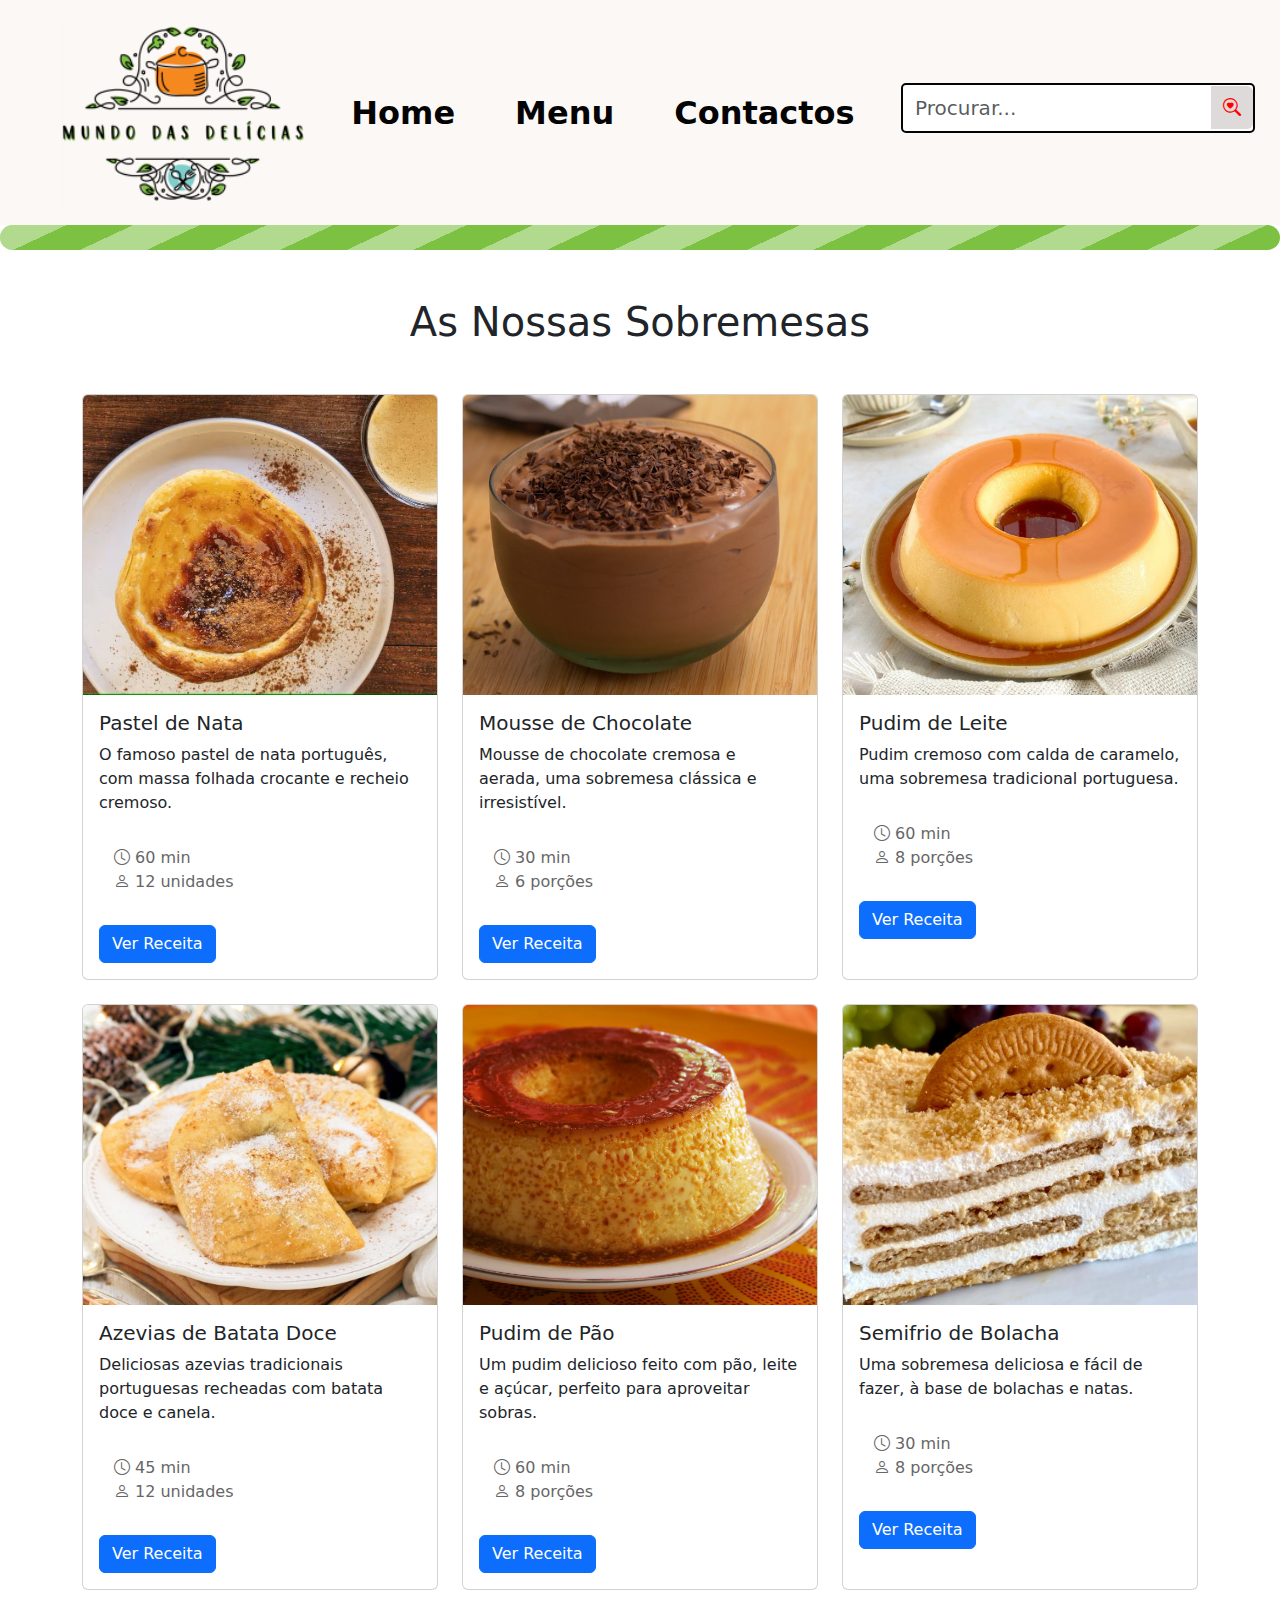
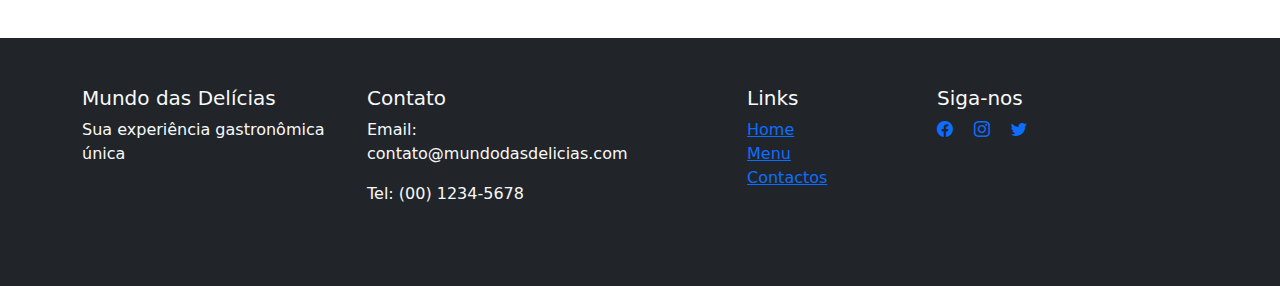
<file: Pages/Sobremesas.html>
<!DOCTYPE html>
<html lang="en">
<head>
  <meta charset="UTF-8">
  <meta name="viewport" content="width=device-width, initial-scale=1.0">
  <title>Mundo_das_Delícias</title>
  <link rel="icon" type="image/png" sizes="32x32" href="Images/hamburguer_icon2.png">
  <link rel="stylesheet" href="../CSS/style.css">
  <link href="https://cdn.jsdelivr.net/npm/bootstrap@5.3.3/dist/css/bootstrap.min.css" rel="stylesheet" integrity="sha384-QWTKZyjpPEjISv5WaRU9OFeRpok6YctnYmDr5pNlyT2bRjXh0JMhjY6hW+ALEwIH" crossorigin="anonymous">
  <link href="https://cdn.jsdelivr.net/npm/bootstrap-icons/font/bootstrap-icons.css" rel="stylesheet">
  <script src="https://cdn.jsdelivr.net/npm/bootstrap@5.3.3/dist/js/bootstrap.bundle.min.js" integrity="sha384-YvpcrYf0tY3lHB60NNkmXc5s9fDVZLESaAA55NDzOxhy9GkcIdslK1eN7N6jIeHz" crossorigin="anonymous"></script>
  <script src="../JavaScript.js/index.js" defer></script>
</head>

<body>
  <header class="header">
    <img class="logo" src="../Images/Logo.png" alt="Logo"></img>
     <nav class="navbar">
       <ul>
         <li><a href="../">Home</a> </li>
         <li class="dropdown">
           <a href="../Pages/Menu.html" class="dropbtn"> Menu </a>
           <div class="dropdown-content">
             <a href="../Pages/Entradas.html">Entradas</a>
             <a href="../Pages/Sopas.html">Sopas</a>
             <a href="../Pages/Pratos_Principais.html">Pratos Principais</a>
             <a href="../Pages/Sobremesas.html">Sobremesas</a>
           </div>
        </li>  
         <li> <a href="../Pages/Contactos.html">Contactos</a> </li>
       </ul>
     </nav>
     <div class="search-bar">
       <form role="search" onsubmit="searchRecipe(event)">
         <div class="input-group">
           <input type="search" id="searchInput" class="form-control" placeholder="Procurar..." aria-label="Search">
           <button class="btn btn-outline-secondary" type="submit">
             <div class="bi bi-search-heart" style="color: red;"></div>
           </button>
         </div>
       </form>
     </div> 
</header>

<nav class="burguerNav">
  <img class="logo" src="../Images/Logo.png" alt="Logo"></img>
  <span class="menu-icon" onclick="toggleMenu()">&#9776;</span>
  <ul class="nav-links">
      <li><a href="../">Home</a></li>
      <li><a href="../Pages/Menu.html">Menu</a></li>
      <li><a href="../Pages/Contactos.html">Contactos</a></li>
      <li> <div class="search-bar">
        <form role="search" onsubmit="searchRecipe(event)">
          <div class="input-group">
            <input type="search" id="searchInput" class="form-control" placeholder="Procurar..." aria-label="Search">
            <button class="btn btn-outline-secondary" type="submit">
              <div class="bi bi-search-heart" style="color: red;"></div>
            </button>
          </div>
        </form>
      </div> 
      </li>
</nav>

<nav class="sticky-navbar">
     <img class="logo" src="../Images/Logo.png" alt="Logo"></img>
      <nav class="navbar">
        <ul>
          <li><a href="../">Home</a> </li>
          <li class="dropdown">
            <a href="../Pages/Menu.html" class="dropbtn"> Menu </a>
            <div class="dropdown-content">
              <a href="../Pages/Entradas.html">Entradas</a>
              <a href="../Pages/Sopas.html">Sopas</a>
              <a href="../Pages/Pratos_Principais.html">Pratos Principais</a>
              <a href="../Pages/Sobremesas.html">Sobremesas</a>
            </div>
         </li>  
          <li> <a href="../Pages/Contactos.html">Contactos</a> </li>
        </ul>
      </nav>
      <div class="search-bar">
        <form role="search" onsubmit="searchRecipe(event)">
          <div class="input-group">
            <input type="search" id="searchInput" class="form-control" placeholder="Procurar..." aria-label="Search">
            <button class="btn btn-outline-secondary" type="submit">
              <div class="bi bi-search-heart" style="color: red;"></div>
            </button>
          </div>
        </form>
      </div> 
</nav>
    

<nav class="sticky-burguerNav">
  <img class="logo" src="../Images/Logo.png" alt="Logo"></img>
  <span class="menu-icon" onclick="toggleMenuBurguer()">&#9776;</span>
  <ul class="nav-linksBurguer">
      <li><a href="../">Home</a></li>
      <li><a href="../Pages/Menu.html">Menu</a></li>
      <li><a href="../Pages/Contactos.html">Contactos</a></li>
      <li> <div class="search-bar">
        <form role="search" onsubmit="searchRecipe(event)">
          <div class="input-group">
            <input type="search" id="searchInput" class="form-control" placeholder="Procurar..." aria-label="Search">
            <button class="btn btn-outline-secondary" type="submit">
              <div class="bi bi-search-heart" style="color: red;"></div>
            </button>
          </div>
        </form>
      </div> 
      </li>
  </ul>
</nav>
  
    
<div class="small-straw-container">
    <div class="small-straw">
        <div class="small-straw-fill"></div>
    </div>
</div>

<div class="straw-container">
    <div class="straw">
        <div class="straw-fill"></div>
    </div>
</div>
  

    <main class="container my-5">
        <h1 class="text-center mb-5">As Nossas Sobremesas</h1>      
        <div class="row row-cols-1 row-cols-md-2 row-cols-lg-3 g-4">
            <!-- Cartão de Receita 1 -->
            <div class="col">
                <div class="card h-100" id="Pastel de Nata">
                    <img src="../Images/Pastel_Nata.jpeg" class="card-img-top" alt="Pastel de Nata">
                    <div class="card-body">
                        <h5 class="card-title">Pastel de Nata</h5>
                        <p class="card-text">O famoso pastel de nata português, com massa folhada crocante e recheio cremoso.</p>
                        <div class="recipe-info">
                            <span><i class="bi bi-clock"></i> 60 min</span>
                            <span><i class="bi bi-person"></i> 12 unidades</span>
                        </div>
                        <button class="btn btn-primary mt-3" data-bs-toggle="modal" data-bs-target="#receitaPastelNata">
                            Ver Receita
                        </button>
                    </div>
                </div>
            </div>

            <!-- Cartão de Receita 2 -->
            <div class="col">
                <div class="card h-100" id="Mousse de Chocolate">
                    <img src="../Images/Mousse_Chocolate.png" class="card-img-top" alt="Mousse de Chocolate">
                    <div class="card-body">
                        <h5 class="card-title">Mousse de Chocolate</h5>
                        <p class="card-text">Mousse de chocolate cremosa e aerada, uma sobremesa clássica e irresistível.</p>
                        <div class="recipe-info">
                            <span><i class="bi bi-clock"></i> 30 min</span>
                            <span><i class="bi bi-person"></i> 6 porções</span>
                        </div>
                        <button class="btn btn-primary mt-3" data-bs-toggle="modal" data-bs-target="#receitaMousse">
                            Ver Receita
                        </button>
                    </div>
                </div>
            </div>

            <!-- Cartão de Receita 3 -->
            <div class="col">
                <div class="card h-100" id="Pudim de Leite">
                    <img src="../Images/Pudim_de_Leite.jpeg" class="card-img-top" alt="Pudim">
                    <div class="card-body">
                        <h5 class="card-title">Pudim de Leite</h5>
                        <p class="card-text">Pudim cremoso com calda de caramelo, uma sobremesa tradicional portuguesa.</p>
                        <div class="recipe-info">
                            <span><i class="bi bi-clock"></i> 60 min</span>
                            <span><i class="bi bi-person"></i> 8 porções</span>
                        </div>
                        <button class="btn btn-primary mt-3" data-bs-toggle="modal" data-bs-target="#receitaPudim">
                            Ver Receita
                        </button>
                    </div>
                </div>
            </div>        

            <!-- Cartão de Receita 4 -->
            <div class="col">
                <div class="card h-100" id="Azevias de Batata Doce">
                    <img src="../Images/Azevias_Batata_Doce.jpg" class="card-img-top" alt="Azevias de Batata Doce">
                    <div class="card-body">
                        <h5 class="card-title">Azevias de Batata Doce</h5>
                        <p class="card-text">Deliciosas azevias tradicionais portuguesas recheadas com batata doce e canela.</p>
                        <div class="recipe-info">
                            <span><i class="bi bi-clock"></i> 45 min</span>
                            <span><i class="bi bi-person"></i> 12 unidades</span>
                        </div>
                        <button class="btn btn-primary mt-3" data-bs-toggle="modal" data-bs-target="#receitaAzevias">
                            Ver Receita
                        </button>
                    </div>
                </div>
            </div>
        
             <!-- Cartão de Receita 5 -->
            <div class="col">
                <div class="card h-100" id="Pudim de Pão">
                    <img src="../Images/Pudim_Pao.jpg" class="card-img-top" alt="Pudim de Pão">
                    <div class="card-body">
                        <h5 class="card-title">Pudim de Pão</h5>
                        <p class="card-text">Um pudim delicioso feito com pão, leite e açúcar, perfeito para aproveitar sobras.</p>
                        <div class="recipe-info">
                            <span><i class="bi bi-clock"></i> 60 min</span>
                            <span><i class="bi bi-person"></i> 8 porções</span>
                        </div>
                        <button class="btn btn-primary mt-3" data-bs-toggle="modal" data-bs-target="#receitaPudimPao">
                            Ver Receita
                        </button>
                    </div>
                </div>
            </div>
        
            <!-- Cartão de Receita 6 -->
            <div class="col">
                <div class="card h-100" id="Semifrio de Bolacha">
                    <img src="../Images/Semifrio_Bolacha.jpg" class="card-img-top" alt="Semifrio de Bolacha">
                    <div class="card-body">
                        <h5 class="card-title">Semifrio de Bolacha</h5>
                        <p class="card-text">Uma sobremesa deliciosa e fácil de fazer, à base de bolachas e natas.</p>
                        <div class="recipe-info">
                            <span><i class="bi bi-clock"></i> 30 min</span>
                            <span><i class="bi bi-person"></i> 8 porções</span>
                        </div>
                        <button class="btn btn-primary mt-3" data-bs-toggle="modal" data-bs-target="#receitaSemifrioBolacha">
                            Ver Receita
                        </button>
                    </div>
                </div>
            </div>
        
        </div>
    </main>


    <!-- Modal para Receita de Pastel de Nata -->
    <div class="modal fade" id="receitaPastelNata" tabindex="-1">
        <div class="modal-dialog modal-lg">
            <div class="modal-content">
                <div class="modal-header">
                    <h5 class="modal-title">Pastel de Nata</h5>
                    <button type="button" class="btn-close" data-bs-dismiss="modal"></button>
                </div>
                <div class="modal-body">
                    <h6>Ingredientes:</h6>
                    <ul>
                        <li>1 massa folhada</li>
                        <li>500ml de leite</li>
                        <li>6 gemas</li>
                        <li>200g de açúcar</li>
                        <li>30g de farinha</li>
                        <li>1 casca de limão</li>
                        <li>1 pau de canela</li>
                        <li>Canela em pó para polvilhar</li>
                    </ul>
                    <h6>Modo de Preparo:</h6>
                    <ol>
                        <li>Prepare a massa folhada em forminhas</li>
                        <li>Ferva o leite com a casca de limão e canela</li>
                        <li>Misture as gemas, açúcar e farinha</li>
                        <li>Adicione o leite quente aos poucos</li>
                        <li>Leve ao fogo até engrossar</li>
                        <li>Preencha as forminhas</li>
                        <li>Asse em forno muito quente (250°C)</li>
                        <li>Polvilhe com canela</li>
                    </ol>
                    <h6>Dicas:</h6>
                    <ul>
                        <li>O forno deve estar muito quente para criar as manchas características</li>
                        <li>A massa deve estar bem fina</li>
                        <li>Sirva morno ou à temperatura ambiente</li>
                    </ul>
                </div>
            </div>
        </div>
    </div>

    <!-- Modal para Receita de Mousse de Chocolate -->
    <div class="modal fade" id="receitaMousse" tabindex="-1">
        <div class="modal-dialog modal-lg">
            <div class="modal-content">
                <div class="modal-header">
                    <h5 class="modal-title">Mousse de Chocolate</h5>
                    <button type="button" class="btn-close" data-bs-dismiss="modal"></button>
                </div>
                <div class="modal-body">
                    <h6>Ingredientes:</h6>
                    <ul>
                        <li>200g de chocolate meio amargo</li>
                        <li>4 ovos</li>
                        <li>2 colheres de açúcar</li>
                        <li>1 pitada de sal</li>
                        <li>Raspas de chocolate para decorar</li>
                    </ul>
                    <h6>Modo de Preparo:</h6>
                    <ol>
                        <li>Derreta o chocolate em banho-maria</li>
                        <li>Separe as gemas das claras</li>
                        <li>Bata as claras em neve com o açúcar</li>
                        <li>Misture as gemas ao chocolate derretido</li>
                        <li>Incorpore delicadamente as claras</li>
                        <li>Distribua em taças</li>
                        <li>Leve à geladeira por 3 horas</li>
                        <li>Decore com raspas de chocolate</li>
                    </ol>
                    <h6>Dicas:</h6>
                    <ul>
                        <li>Use chocolate de boa qualidade</li>
                        <li>As claras devem estar bem firmes</li>
                        <li>Misture delicadamente para manter a aeração</li>
                    </ul>
                </div>
            </div>
        </div>
    </div>

    <!-- Modal para Receita de Pudim -->
    <div class="modal fade" id="receitaPudim" tabindex="-1">
        <div class="modal-dialog modal-lg">
            <div class="modal-content">
                <div class="modal-header">
                    <h5 class="modal-title">Pudim de Leite</h5>
                    <button type="button" class="btn-close" data-bs-dismiss="modal"></button>
                </div>
                <div class="modal-body">
                    <h6>Ingredientes:</h6>
                    <ul>
                        <li>Para a calda:</li>
                        <li>1 xícara de açúcar</li>
                        <li>1/2 xícara de água</li>
                        <br>
                        <li>Para o pudim:</li>
                        <li>1 lata de leite condensado</li>
                        <li>2 medidas da lata de leite</li>
                        <li>3 ovos inteiros</li>
                        <li>1 colher de essência de baunilha</li>
                    </ul>
                    <h6>Modo de Preparo:</h6>
                    <ol>
                        <li>Prepare a calda de caramelo</li>
                        <li>Forre uma forma com a calda</li>
                        <li>Bata todos os ingredientes do pudim no liquidificador</li>
                        <li>Despeje na forma caramelizada</li>
                        <li>Cozinhe em banho-maria por 1 hora</li>
                        <li>Deixe esfriar</li>
                        <li>Leve à geladeira por 4 horas</li>
                        <li>Desenforme e sirva</li>
                    </ol>
                    <h6>Dicas:</h6>
                    <ul>
                        <li>A água do banho-maria deve estar quente</li>
                        <li>Cubra com papel alumínio ao assar</li>
                        <li>Para desenformar, passe a forma rapidamente em água quente</li>
                    </ul>
                </div>
            </div>
        </div>
    </div>

    <!-- Modal para Receita de Azevias de Batata Doce -->
    <div class="modal fade" id="receitaAzevias" tabindex="-1">
        <div class="modal-dialog modal-lg">
            <div class="modal-content">
                <div class="modal-header">
                    <h5 class="modal-title">Azevias de Batata Doce</h5>
                    <button type="button" class="btn-close" data-bs-dismiss="modal"></button>
                </div>
                <div class="modal-body">
                    <h6>Ingredientes:</h6>
                    <ul>
                        <li>500g de batata doce</li>
                        <li>250g de farinha</li>
                        <li>100ml de azeite</li>
                        <li>Sal q.b.</li>
                        <li>Canela em pó</li>
                        <li>Açúcar para polvilhar</li>
                        <li>Óleo para fritar</li>
                    </ul>
                    <h6>Modo de Preparo:</h6>
                    <ol>
                        <li>Coza a batata doce com casca. Depois de cozida, descasque e faça puré.</li>
                        <li>Numa tigela, misture a farinha com o azeite e uma pitada de sal.</li>
                        <li>Amasse bem até obter uma massa homogénea.</li>
                        <li>Estenda a massa finamente e corte em círculos.</li>
                        <li>Coloque o puré de batata doce temperado com canela no centro.</li>
                        <li>Dobre ao meio e feche bem as bordas com um garfo.</li>
                        <li>Frite em óleo quente até dourarem.</li>
                        <li>Escorra sobre papel absorvente.</li>
                        <li>Polvilhe com açúcar e canela.</li>
                    </ol>
                    <h6>Dicas:</h6>
                    <ul>
                        <li>Certifique-se que a massa está bem fechada para não abrir durante a fritura</li>
                        <li>O óleo deve estar bem quente para uma fritura perfeita</li>
                        <li>Sirva ainda quentes, polvilhadas com açúcar e canela</li>
                    </ul>
                </div>
            </div>
        </div>
    </div> 

     <!-- Modal para Receita de Pudim de Pão -->
     <div class="modal fade" id="receitaPudimPao" tabindex="-1">
        <div class="modal-dialog modal-lg">
            <div class="modal-content">
                <div class="modal-header">
                    <h5 class="modal-title">Pudim de Pão</h5>
                    <button type="button" class="btn-close" data-bs-dismiss="modal"></button>
                </div>
                <div class="modal-body">
                    <h6>Ingredientes:</h6>
                    <ul>
                        <li>200g de pão amanhecido</li>
                        <li>500ml de leite</li>
                        <li>3 ovos</li>
                        <li>200g de açúcar</li>
                        <li>1 colher de sopa de essência de baunilha</li>
                        <li>Canela em pó a gosto</li>
                    </ul>
                    <h6>Modo de Preparo:</h6>
                    <ol>
                        <li>Preaqueça o forno a 180°C.</li>
                        <li>Em uma tigela, coloque o pão cortado em pedaços e adicione o leite. Deixe de molho por 15 minutos.</li>
                        <li>Adicione os ovos, açúcar, essência de baunilha e canela ao pão e misture bem até obter uma mistura homogênea.</li>
                        <li>Despeje a mistura em uma forma caramelizada.</li>
                        <li>Cozinhe em banho-maria por cerca de 1 hora.</li>
                        <li>Deixe esfriar, desenforme e sirva.</li>
                    </ol>
                    <h6>Dicas:</h6>
                    <ul>
                        <li>Você pode adicionar frutas secas ou chocolate à mistura para um toque especial.</li>
                        <li>Sirva com calda de caramelo ou sorvete.</li>
                    </ul>
                </div>
            </div>
        </div>
    </div>

     <!-- Modal para Receita de Semifrio de Bolacha -->
     <div class="modal fade" id="receitaSemifrioBolacha" tabindex="-1">
        <div class="modal-dialog modal-lg">
            <div class="modal-content">
                <div class="modal-header">
                    <h5 class="modal-title">Semifrio de Bolacha</h5>
                    <button type="button" class="btn-close" data-bs-dismiss="modal"></button>
                </div>
                <div class="modal-body">
                    <h6>Ingredientes:</h6>
                    <ul>
                        <li>1 pacote de bolachas Maria</li>
                        <li>500g de queijo creme</li>
                        <li>200g de açúcar</li>
                        <li>200ml de natas para bater</li>
                        <li>1 colher de sopa de essência de baunilha</li>
                        <li>1 xícara de café forte (frio) para molhar as bolachas</li>
                    </ul>
                    <h6>Modo de Preparo:</h6>
                    <ol>
                        <li>Em uma tigela, bata o queijo creme com o açúcar e a essência de baunilha até ficar homogêneo.</li>
                        <li>Em outra tigela, bata as natas até obter picos firmes.</li>
                        <li>Incorpore delicadamente as natas ao creme de queijo.</li>
                        <li>Molhe rapidamente as bolachas no café e faça uma camada no fundo de uma forma.</li>
                        <li>Coloque uma camada do creme sobre as bolachas e repita o processo até terminar os ingredientes.</li>
                        <li>Finalize com uma camada de creme.</li>
                        <li>Decore por cima com bolacha triturada e leve ao frigorífico por, pelo menos, 4 horas antes de servir.</li>
                    </ol>
                    <h6>Dicas:</h6>
                    <ul>
                        <li>Decore com chocolate ralado ou frutas frescas antes de servir.</li>
                        <li>Você pode substituir o café por leite ou uma bebeida de chocolate, se preferir.</li>
                    </ul>
                </div>
            </div>
        </div>
    </div>

    <div class="break-bar"></div>

    <footer class="bg-dark text-light py-5">
        <div class="container">
            <div class="row justify-content-between">
                <div class="col-md-3 col-6 mb-3">
                    <h5>Mundo das Delícias</h5>
                    <p>Sua experiência gastronômica única</p>
                </div>
                <div class="col-md-3 col-6 mb-3">
                    <h5>Contato</h5>
                    <p>Email: contato@mundodasdelicias.com</p>
                    <p>Tel: (00) 1234-5678</p>
                </div>
                <div class="col-md-2 col-6 offset-md-1 mb-3">
                    <h5>Links</h5>
                    <div class="d-flex flex-column">
                        <a href="../index.html">Home</a>
                        <a href="../Pages/Menu.html"> Menu </a>
                        <a href="../Pages/Contactos.html">Contactos</a>
                    </div>
                </div>
                  <div class="col-md-3 col-6 mb-3">
                    <h5>Siga-nos</h5>
                    <div class="social-links">
                        <a href="https://www.facebook.com/" class="me-3" target="_blank" rel="noopener noreferrer"><i class="bi bi-facebook"></i></a>
                        <a href="https://www.instagram.com/" class="me-3" target="_blank" rel="noopener noreferrer"><i class="bi bi-instagram"></i></a>
                        <a href="https://www.twitter.com/" class="me-3" target="_blank" rel="noopener noreferrer"><i class="bi bi-twitter"></i></a>
                    </div>
                </div>
            </div>
        </div>
      </footer>

</body>
</html>
</file>
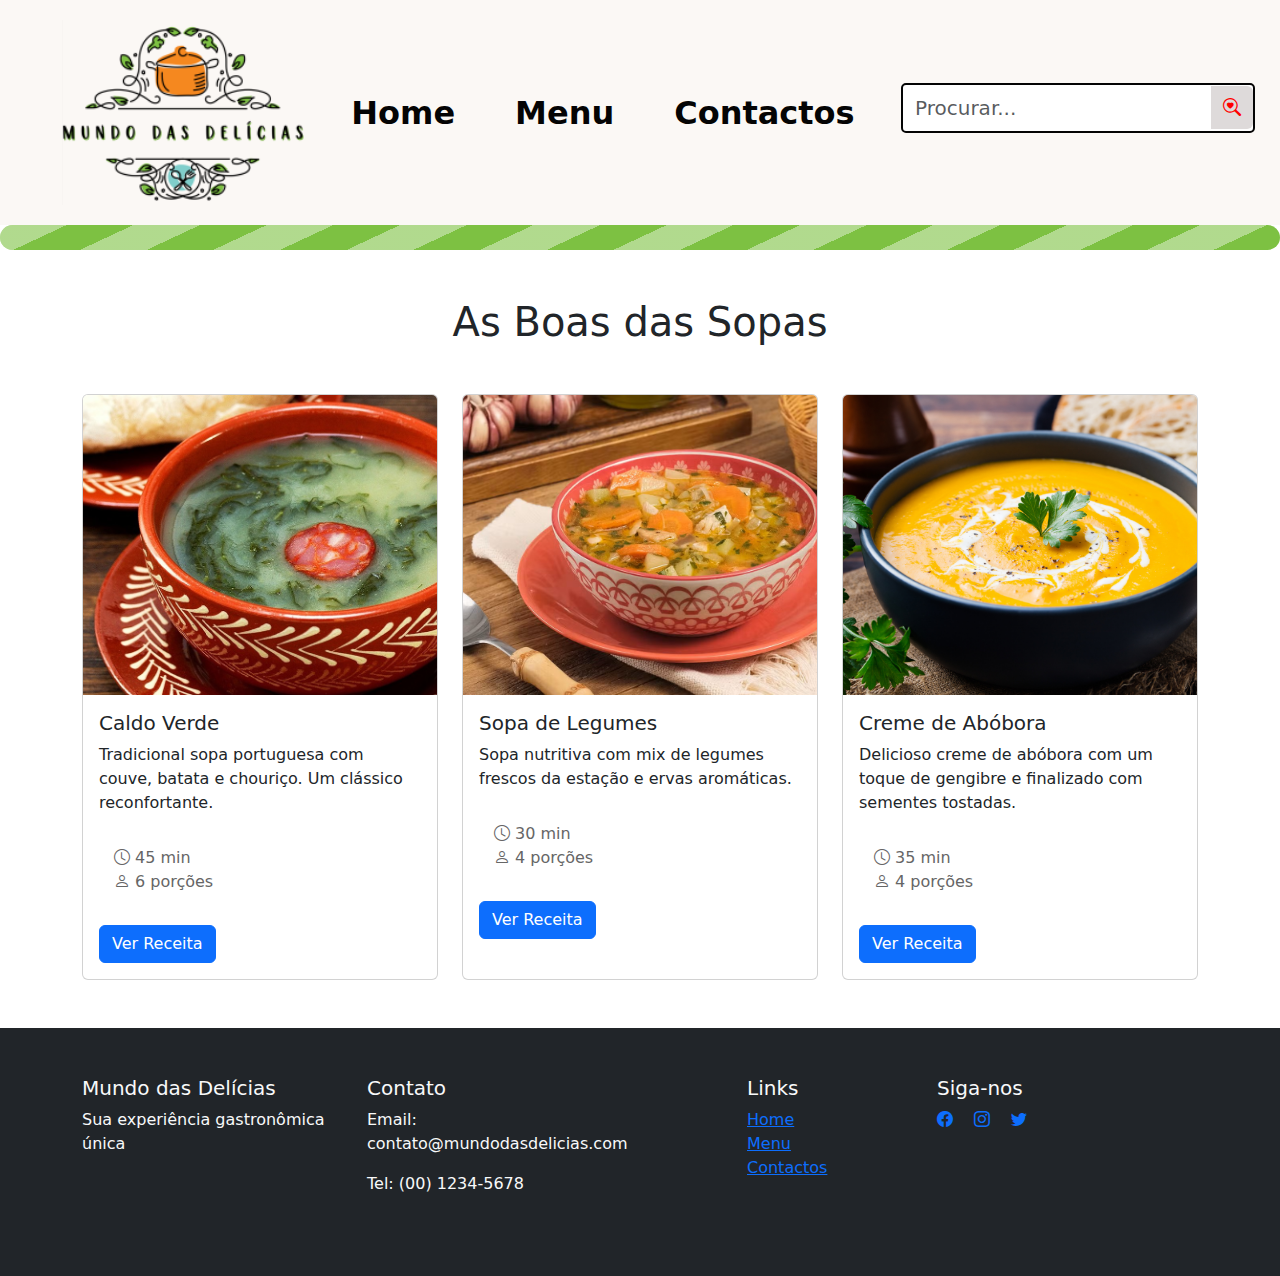
<file: Pages/Sopas.html>
<!DOCTYPE html>
<html lang="en">
<head>
  <meta charset="UTF-8">
  <meta name="viewport" content="width=device-width, initial-scale=1.0">
  <title>Mundo_das_Delícias</title>
  <link rel="icon" type="image/png" sizes="32x32" href="Images/hamburguer_icon2.png">
  <link rel="stylesheet" href="../CSS/style.css">
  <link href="https://cdn.jsdelivr.net/npm/bootstrap@5.3.3/dist/css/bootstrap.min.css" rel="stylesheet" integrity="sha384-QWTKZyjpPEjISv5WaRU9OFeRpok6YctnYmDr5pNlyT2bRjXh0JMhjY6hW+ALEwIH" crossorigin="anonymous">
  <link href="https://cdn.jsdelivr.net/npm/bootstrap-icons/font/bootstrap-icons.css" rel="stylesheet">
  <script src="https://cdn.jsdelivr.net/npm/bootstrap@5.3.3/dist/js/bootstrap.bundle.min.js" integrity="sha384-YvpcrYf0tY3lHB60NNkmXc5s9fDVZLESaAA55NDzOxhy9GkcIdslK1eN7N6jIeHz" crossorigin="anonymous"></script>
  <script src="../JavaScript.js/index.js" defer></script>
</head>


<body>
  <header class="header">
    <img class="logo" src="../Images/Logo.png" alt="Logo"></img>
     <nav class="navbar">
       <ul>
         <li><a href="../">Home</a> </li>
         <li class="dropdown">
           <a href="../Pages/Menu.html" class="dropbtn"> Menu </a>
           <div class="dropdown-content">
             <a href="../Pages/Entradas.html">Entradas</a>
             <a href="../Pages/Sopas.html">Sopas</a>
             <a href="../Pages/Pratos_Principais.html">Pratos Principais</a>
             <a href="../Pages/Sobremesas.html">Sobremesas</a>
           </div>
        </li>  
         <li> <a href="../Pages/Contactos.html">Contactos</a> </li>
       </ul>
     </nav>
     <div class="search-bar">
       <form role="search" onsubmit="searchRecipe(event)">
         <div class="input-group">
           <input type="search" id="searchInput" class="form-control" placeholder="Procurar..." aria-label="Search">
           <button class="btn btn-outline-secondary" type="submit">
             <div class="bi bi-search-heart" style="color: red;"></div>
           </button>
         </div>
       </form>
     </div> 
</header>

<nav class="burguerNav">
  <img class="logo" src="../Images/Logo.png" alt="Logo"></img>
  <span class="menu-icon" onclick="toggleMenu()">&#9776;</span>
  <ul class="nav-links">
      <li><a href="../">Home</a></li>
      <li><a href="../Pages/Menu.html">Menu</a></li>
      <li><a href="../Pages/Contactos.html">Contactos</a></li>
      <li> <div class="search-bar">
        <form role="search" onsubmit="searchRecipe(event)">
          <div class="input-group">
            <input type="search" id="searchInput" class="form-control" placeholder="Procurar..." aria-label="Search">
            <button class="btn btn-outline-secondary" type="submit">
              <div class="bi bi-search-heart" style="color: red;"></div>
            </button>
          </div>
        </form>
      </div> 
      </li>
</nav>

<nav class="sticky-navbar">
     <img class="logo" src="../Images/Logo.png" alt="Logo"></img>
      <nav class="navbar">
        <ul>
          <li><a href="../">Home</a> </li>
          <li class="dropdown">
            <a href="../Pages/Menu.html" class="dropbtn"> Menu </a>
            <div class="dropdown-content">
              <a href="../Pages/Entradas.html">Entradas</a>
              <a href="../Pages/Sopas.html">Sopas</a>
              <a href="../Pages/Pratos_Principais.html">Pratos Principais</a>
              <a href="../Pages/Sobremesas.html">Sobremesas</a>
            </div>
         </li>  
          <li> <a href="../Pages/Contactos.html">Contactos</a> </li>
        </ul>
      </nav>
      <div class="search-bar">
        <form role="search" onsubmit="searchRecipe(event)">
          <div class="input-group">
            <input type="search" id="searchInput" class="form-control" placeholder="Procurar..." aria-label="Search">
            <button class="btn btn-outline-secondary" type="submit">
              <div class="bi bi-search-heart" style="color: red;"></div>
            </button>
          </div>
        </form>
      </div> 
</nav>
    

<nav class="sticky-burguerNav">
  <img class="logo" src="../Images/Logo.png" alt="Logo"></img>
  <span class="menu-icon" onclick="toggleMenuBurguer()">&#9776;</span>
  <ul class="nav-linksBurguer">
      <li><a href="../">Home</a></li>
      <li><a href="../Pages/Menu.html">Menu</a></li>
      <li><a href="../Pages/Contactos.html">Contactos</a></li>
      <li> <div class="search-bar">
        <form role="search" onsubmit="searchRecipe(event)">
          <div class="input-group">
            <input type="search" id="searchInput" class="form-control" placeholder="Procurar..." aria-label="Search">
            <button class="btn btn-outline-secondary" type="submit">
              <div class="bi bi-search-heart" style="color: red;"></div>
            </button>
          </div>
        </form>
      </div> 
      </li>
  </ul>
</nav>

    
<div class="small-straw-container">
    <div class="small-straw">
        <div class="small-straw-fill"></div>
    </div>
</div>

<div class="straw-container">
    <div class="straw">
        <div class="straw-fill"></div>
    </div>
</div>
  

    <main class="container my-5">
        <h1 class="text-center mb-5">As Boas das Sopas</h1>
        
        <div class="row row-cols-1 row-cols-md-2 row-cols-lg-3 g-4">
            <!-- Cartão de Receita 1 -->
            <div class="col" id="Caldo Verde">
                <div class="card h-100">
                    <img src="../Images/Caldo_Verde.jpg" class="card-img-top" alt="Caldo Verde">
                    <div class="card-body">
                        <h5 class="card-title">Caldo Verde</h5>
                        <p class="card-text">Tradicional sopa portuguesa com couve, batata e chouriço. Um clássico reconfortante.</p>
                        <div class="recipe-info">
                            <span><i class="bi bi-clock"></i> 45 min</span>
                            <span><i class="bi bi-person"></i> 6 porções</span>
                        </div>
                        <button class="btn btn-primary mt-3" data-bs-toggle="modal" data-bs-target="#receitaCaldoVerde">
                            Ver Receita
                        </button>
                    </div>
                </div>
            </div>

            <!-- Cartão de Receita 2 -->
            <div class="col">
                <div class="card h-100" id="Sopa de Legumes">
                    <img src="../Images/Sopa_de_Legumes.jpeg" class="card-img-top" alt="Sopa de Legumes">
                    <div class="card-body">
                        <h5 class="card-title">Sopa de Legumes</h5>
                        <p class="card-text">Sopa nutritiva com mix de legumes frescos da estação e ervas aromáticas.</p>
                        <div class="recipe-info">
                            <span><i class="bi bi-clock"></i> 30 min</span>
                            <span><i class="bi bi-person"></i> 4 porções</span>
                        </div>
                        <button class="btn btn-primary mt-3" data-bs-toggle="modal" data-bs-target="#receitaSopaLegumes">
                            Ver Receita
                        </button>
                    </div>
                </div>
            </div>

            <!-- Cartão de Receita 3 -->
            <div class="col">
                <div class="card h-100" id="Creme de Abóbora">
                    <img src="../Images/Creme_Abobora.jpg" class="card-img-top" alt="Sopa de Abóbora">
                    <div class="card-body">
                        <h5 class="card-title">Creme de Abóbora</h5>
                        <p class="card-text">Delicioso creme de abóbora com um toque de gengibre e finalizado com sementes tostadas.</p>
                        <div class="recipe-info">
                            <span><i class="bi bi-clock"></i> 35 min</span>
                            <span><i class="bi bi-person"></i> 4 porções</span>
                        </div>
                        <button class="btn btn-primary mt-3" data-bs-toggle="modal" data-bs-target="#receitaAbobora">
                            Ver Receita
                        </button>
                    </div>
                </div>
            </div>
        </div>
    </main>

    <!-- Modal para Receita de Caldo Verde -->
    <div class="modal fade" id="receitaCaldoVerde" tabindex="-1">
        <div class="modal-dialog modal-lg">
            <div class="modal-content">
                <div class="modal-header">
                    <h5 class="modal-title">Caldo Verde</h5>
                    <button type="button" class="btn-close" data-bs-dismiss="modal"></button>
                </div>
                <div class="modal-body">
                    <h6>Ingredientes:</h6>
                    <ul>
                        <li>6 batatas médias</li>
                        <li>1 couve portuguesa</li>
                        <li>200g de chouriço</li>
                        <li>2 dentes de alho</li>
                        <li>1 cebola</li>
                        <li>Azeite</li>
                        <li>Sal a gosto</li>
                    </ul>
                    <h6>Modo de Preparo:</h6>
                    <ol>
                        <li>Descasque e corte as batatas em cubos</li>
                        <li>Refogue alho e cebola no azeite</li>
                        <li>Adicione as batatas e cubra com água</li>
                        <li>Cozinhe até as batatas ficarem macias</li>
                        <li>Bata a sopa até ficar cremosa</li>
                        <li>Corte a couve em tiras finas</li>
                        <li>Adicione a couve e o chouriço em rodelas</li>
                        <li>Cozinhe por mais 5 minutos</li>
                    </ol>
                </div>
            </div>
        </div>
    </div>

    <!-- Modal para Receita de Sopa de Legumes -->
    <div class="modal fade" id="receitaSopaLegumes" tabindex="-1">
        <div class="modal-dialog modal-lg">
            <div class="modal-content">
                <div class="modal-header">
                    <h5 class="modal-title">Sopa de Legumes</h5>
                    <button type="button" class="btn-close" data-bs-dismiss="modal"></button>
                </div>
                <div class="modal-body">
                    <h6>Ingredientes:</h6>
                    <ul>
                        <li>2 cenouras</li>
                        <li>2 batatas</li>
                        <li>1 abobrinha</li>
                        <li>1 cebola</li>
                        <li>2 talos de aipo</li>
                        <li>Salsa fresca</li>
                        <li>Sal e pimenta a gosto</li>
                    </ul>
                    <h6>Modo de Preparo:</h6>
                    <ol>
                        <li>Corte todos os legumes em cubos pequenos</li>
                        <li>Refogue a cebola</li>
                        <li>Adicione os legumes e cubra com água</li>
                        <li>Tempere com sal e pimenta</li>
                        <li>Cozinhe até os legumes ficarem macios</li>
                        <li>Finalize com salsa picada</li>
                    </ol>
                </div>
            </div>
        </div>
    </div>

    <!-- Modal para Receita de Creme de Abóbora -->
    <div class="modal fade" id="receitaAbobora" tabindex="-1">
    <div class="modal-dialog modal-lg">
        <div class="modal-content">
            <div class="modal-header">
                <h5 class="modal-title">Creme de Abóbora</h5>
                <button type="button" class="btn-close" data-bs-dismiss="modal"></button>
            </div>
            <div class="modal-body">
                <h6>Ingredientes:</h6>
                <ul>
                    <li>1 kg de abóbora</li>
                    <li>1 cebola média</li>
                    <li>2 dentes de alho</li>
                    <li>1 pedaço pequeno de gengibre fresco (cerca de 2cm)</li>
                    <li>2 batatas médias</li>
                    <li>500ml de caldo de legumes</li>
                    <li>Azeite</li>
                    <li>Sal e pimenta a gosto</li>
                    <li>Sementes de abóbora tostadas para decorar</li>
                    <li>Cebolinha picada para finalizar</li>
                </ul>

                <h6>Modo de Preparo:</h6>
                <ol>
                    <li>Descasque e corte a abóbora em cubos médios</li>
                    <li>Descasque e corte as batatas em cubos</li>
                    <li>Em uma panela grande, aqueça um fio de azeite</li>
                    <li>Refogue a cebola e o alho picados até ficarem transparentes</li>
                    <li>Adicione o gengibre ralado e refogue por mais 1 minuto</li>
                    <li>Acrescente a abóbora e as batatas</li>
                    <li>Cubra com o caldo de legumes e cozinhe até os legumes ficarem macios (cerca de 20 minutos)</li>
                    <li>Bata a sopa até obter um creme liso</li>
                    <li>Ajuste o sal e a pimenta</li>
                </ol>

                <h6>Dicas:</h6>
                <ul>
                    <li>Para um creme mais leve, adicione uma colher de creme de leite ou caldo de legumes</li>
                    <li>As sementes de abóbora podem ser tostadas em uma frigideira seca</li>
                    <li>Sirva quente, decorado com as sementes tostadas e cebolinha</li>
                </ul>
                <h6>Informações Nutricionais:</h6>
                <ul>
                    <li>Rico em vitamina A e C</li>
                    <li>Fonte de fibras</li>
                    <li>Baixo teor calórico</li>
                    <li>Aproximadamente 150 calorias por porção</li>
                </ul>
            </div>
        </div>
    </div>
</div>

<div class="break-bar"></div>

<footer class="bg-dark text-light py-5">
    <div class="container">
        <div class="row justify-content-between">
            <div class="col-md-3 col-6 mb-3">
                <h5>Mundo das Delícias</h5>
                <p>Sua experiência gastronômica única</p>
            </div>
            <div class="col-md-3 col-6 mb-3">
                <h5>Contato</h5>
                <p>Email: contato@mundodasdelicias.com</p>
                <p>Tel: (00) 1234-5678</p>
            </div>
            <div class="col-md-2 col-6 offset-md-1 mb-3">
                <h5>Links</h5>
                <div class="d-flex flex-column">
                    <a href="../index.html">Home</a>
                    <a href="../Pages/Menu.html"> Menu </a>
                    <a href="../Pages/Contactos.html">Contactos</a>
                </div>
            </div>
              <div class="col-md-3 col-6 mb-3">
                <h5>Siga-nos</h5>
                <div class="social-links">
                    <a href="https://www.facebook.com/" class="me-3" target="_blank" rel="noopener noreferrer"><i class="bi bi-facebook"></i></a>
                    <a href="https://www.instagram.com/" class="me-3" target="_blank" rel="noopener noreferrer"><i class="bi bi-instagram"></i></a>
                    <a href="https://www.twitter.com/" class="me-3" target="_blank" rel="noopener noreferrer"><i class="bi bi-twitter"></i></a>
                </div>
            </div>
        </div>
    </div>
  </footer>

</body>
</html>
</file>
<file: CSS/style.css>
.header {
  display: flex;
  padding: 20px 25px;
  background-color: #fbf8f5;
  align-items: center;
  justify-content: space-between;
  z-index: 1000;
  transition: padding 0.3s ease, background-color 0.3s ease;
}

#body {
  background-color: #f5881f;
}

@media (min-width: 760px) {
.sticky-navbar {
  display: none;  
}

.sticky-burguerNav {
  display: none;
}

.sticky-navbar.active {
  display: flex;
  position: fixed;
  top: 0;
  width: 100%;
  padding: 20px 25px;
  background-color: #fbf8f5;
  align-items: center;
  justify-content: space-between;
  z-index: 1000;
  transition: padding 0.3s ease;
  height: 110px;
}


.sticky-navbar.active .logo {
  transform: scale(0.6);
  transition: transform 0.3s ease;
}
}

.straw-container {
    width: 100%; 
    height: 25px; 
    position: relative; 
    overflow: hidden;
}

.straw {
    width: 100%;
    height: 100%;
    background-color: #7dc142; 
    position: relative; 
    border-radius: 15px; 
    overflow: hidden; 
}

.straw-fill {
    width: 0; 
    height: 100%;
    background-color: #f5871f5a; 
    position: absolute; 
    top: 0;
    left: 0;
    transition: width 0.3s ease; 
}

.straw::before {
    content: '';
    position: absolute;
    top: 0;
    left: 0;
    width: 100%;
    height: 100%;
    background: repeating-linear-gradient(
        155deg,
        rgba(255, 255, 255, 0.4) 10%,
        rgba(255, 255, 255, 0.4) 15%,
        transparent 10%,
        transparent 20%
    );
    pointer-events: none;
}

.burguerNav {
  display: none;
}

.logo {
  width: auto;
  height: auto;
  margin-left: 3%;
  object-fit: fit;
  transition: transform 0.3s ease;
}

.navbar {
  font-size: 22px;
  font: 700;
  display: flex;
  justify-content: space-between;
  align-items: center;
  list-style-type: none;
}

.navbar ul,li {
  display: flex;
  gap: 40px;
  list-style: none;
  margin: 0;
  padding: 0;
  align-items: center;
  justify-content: center;
}

.navbar a {
  transition: color 0.5s;
}
.navbar a:hover {
  display: inline-block;
  transform: scale(1.1);
  background-color: #157347;
  padding: 8px 10px;
  border-radius: 25px;
  text-align: center;
  width: 100%;
  color: whitesmoke;
}

li a:hover, .dropdown:hover .dropbtn {
  background-color: #157347;
  padding: 8px 10px;
  border-radius: 25px;
  text-align: center;
  width: 100%;
}

li a, .dropbtn {
  display: inline-block;
  color: rgb(4, 4, 4);
  text-align: center;
  text-decoration: none;
  padding: 0 10px;
  width: 100%;
  font-size:xx-large;
  font-weight: 600;
}

/* esconde os botoes dropdown */
.dropdown-content {
  display: none;
  position: absolute;
  background-color: #f9f9f9;
  top: 100%;
  left: 50%;
  transform: translateX(-50%);
  min-width: 160px;
  padding: 8px 16px;
  box-shadow: 0px 8px 16px 0px rgba(0,0,0,0.2);
  z-index: 102;
  border-radius: 50px;
  transition: 1s;
}

/* CSS interior botao dropdown */
.dropdown-content a {
  color: black;
  padding: 10px 12px;
  text-decoration: none;
  display: block;
  text-align: center;
  font-size:x-large;
}

/* cor de fundo dos botoes dropdown */
.dropdown-content a:hover {
  background-color: rgba(245, 135, 31, 0.765);
  border-radius: 25px;
  padding: 8px 10px;
  transform: scale(1.1);
  transition: transform 0.5s ease-in-out;
  text-align: center;
}

/* ativa dropdown */
.dropdown:hover .dropdown-content {
  display: block;
}


.search-bar {
  display: block;
  right: 25px;
  align-items: center;
  background-color: #fff;
  border: 2px, solid, #040404;
  border-radius: 5px;
  overflow: hidden;
  margin-bottom: 10px;
}

.search-bar .input-group {
  display: flex;
  align-items: center;
  width: 350px;
}

.search-bar input {
  border: none;
  outline: none;
  padding: 8px 12px;
  font-size: 20px;
}

.search-bar button {
  display: flex;
  align-items: center;
  border: none;
  background-color: #dedada;
  padding: 8px 12px;
  cursor: pointer;
}

.search-bar button:hover {
  background-color: #d0d0d0;
}

.search-bar .bi {
  font-size: 18px;
  color: #333;
}

.dropdown-message {
  display: block; 
  text-align: left;
  padding: 10px; 
  font-size: 1.3rem;
  font-weight: 700;
  color: #fffdff; 
  background-color: rgb(40, 167, 69); 
  border: 2px solid #fbf8f5; 
  border-radius: 5px; 
  margin-top: 5px; 
  position: absolute;
  width: 22%; 
  z-index: 1000; 
  right: 22px;
  transform: translateY(58px); 
  transition: opacity 0.3s ease; 
  opacity: 0; 
}


#no-results-message {
  opacity: 1; 
}

.close-btn {
  background: none; 
  border: none; 
  color: #000100; 
  font-size: 2rem; 
  position: absolute;
  top: -10px; 
  right: 2px; 
  cursor: pointer; 
}

.close-btn:hover {
  color: #a94442;
}


.carousel-item {
  height: 500px; 
}

.carousel-item img {
  object-fit: contain;
  height: 100%;
  
}

.carousel-control-prev,
.carousel-control-next {
    filter: invert(1);
    background-color: #e11414; 
}

.carousel-caption {
  background: rgba(0, 0, 0, 0.6);
  padding: 20px;
  border-radius: 10px;
  margin-bottom: -30px ;
  line-height: 2;
}

.carousel-progress {
  position: absolute;
  height: 5px;
   width: 100%;
  background: rgba(255, 255, 255, 0.3);
  z-index: 1;
  top: 0;
}

.carousel-progress-bar {
  width: auto;
  height: 100%;
  background: #040404;
  width: 0;
  animation: progress-animation 5s linear infinite;
}

@keyframes progress-animation {
  0% {
      width: 0%;
  }
  100% {
      width: 100%;
  }
}

  body {
    margin: 0;
    font-family: system-ui, -apple-system, BlinkMacSystemFont, 'Segoe UI', Roboto, Oxygen, Ubuntu, Cantarell, 'Open Sans', 'Helvetica Neue';
  }


.recipe-card {
  display: flex;
  flex-direction: column;
  align-items: center;
  background: #fff;
  border-radius: 10px;
  box-shadow: 1px 2px 5px rgba(0,0,0,0.3);
  transition: transform 0.3s ease;
  margin-bottom: 20px;
}

.recipe-card:hover {
  transform: translateY(-5px);
  background-color: #28a7461f;
}

.recipe-img {
  width: 100%;
  height: 200px;
  object-fit: contain;
  border-radius: 10px 10px 0 0;
}

.recipe-info {
  padding: 15px;
  text-align: center;
}

.recipe-info h3 {
  font-size: 1.5rem;
  margin-bottom: 10px;
  color: #222;
}

.recipe-description {
  font-size: 0.9rem;
  color: #444;
  font-weight: bold;
  margin-bottom: 15px;
  line-height: 1.4;
  margin: 10px
}

#receitas-semana h2 {
  color: #333;
  margin-bottom: 30px;
  position: relative;
  font-size: 3rem;
}

#receitas-semana h2::after {
  content: '';
  display: block;
  width: 50px;
  height: 3px;
  background: #28a745;
  margin: 10px auto;
}

.recipe-info {
  display: flex;
  flex-direction: column;
  margin-top: 10px;
  color: #666;
}

.recipe-info span {
  display: flex;
  align-items: center;
  gap: 5px;
}

.card-img-top {
  height: 300px;
  object-fit: cover;
}

.modal-body ul, .modal-body ol {
  padding-left: 20px;
  margin-bottom: 20px;
}

.modal-body li {
  margin-bottom: 8px;
}


@media (max-width: 760px) {
  .header {
    display: none;
  }

  .sticky-navbar {
    display: none;
  }

  .sticky-navbar.active {
    display: none;
  }

  .sticky-burguerNav {
    display: none;
  }

  .nav-linksBurguer {
    display: none;
  }
  
  .nav-links, .search-bar {
    display: none;
   }

  .burguerNav {
    display: block;
    padding-left: 1px;
    background-color: #157347;
  }

  li a ul, .nav-links, .search-bar {
    width: 100%;
    margin-bottom: 0px;
  }

  .logo {
    margin: 10px;
    transform: scale(0.9);
  }

  .menu-icon {
    position: absolute;
    font-size: 60px;
    font-weight: 700;
    margin-left: 5%;
    top: 9%;
  } 

  
.search-bar {
  background-color: #fff;
  border: 2px, solid, #040404;
  overflow: hidden;
}

.search-bar .input-group {
  display: flex;
  justify-content: space-between;
}

.search-bar input {
  border: none;
  outline: none;
  padding: 8px 12px;
  font-size: 20px;
}

.search-bar button {
  display: flex;
  margin-right: auto;
  justify-content: space-between;
  border: none;
  background-color: #dedada;
  padding: 8px 12px;
  touch-action:auto;
}


.sticky-burguerNav.active{
  display: inline-block;
  position: sticky;
  height: 115px;
  top: 0;
  width: 100%;
  align-items: center;
  z-index: 100;
  background-color: navajowhite;
}

.sticky-burguerNav.active .logo {
  transform: scale(0.55);
  transition: transform 0.3s ease;
  margin-top: -37px;
}

.sticky-burguerNavLinks{
  display: block;
  background-color: navajowhite;
  position: absolute;
  right: 0;
  top: 120px;
  width: 50%;
}

}


.small-straw-container {
    width: 100%; 
    height: 15px; 
    position:sticky; 
    overflow: hidden; 
    display: none; 
    z-index: 101;
    top: 110px;
}

.small-straw {
    width: 100%;
    height: 100%;
    background-color: #7dc142; 
    position: relative; 
    border-radius: 10px; 
    overflow: hidden; 
}

.small-straw-fill {
    width: 0;
    height: 100%;
    background-color: #f5871f5a;
    position: absolute; 
    top: 0;
    left: 0;
    transition: width 0.3s ease; 
}


.small-straw::before {
    content: '';
    position: absolute;
    top: 0;
    left: 0;
    width: 100%;
    height: 100%;
    background: repeating-linear-gradient(
        155deg,
        rgba(255, 255, 255, 0.4) 10%,
        rgba(255, 255, 255, 0.4) 15%,
        transparent 10%,
        transparent 20%
    );
    pointer-events: none;
}
</file>
